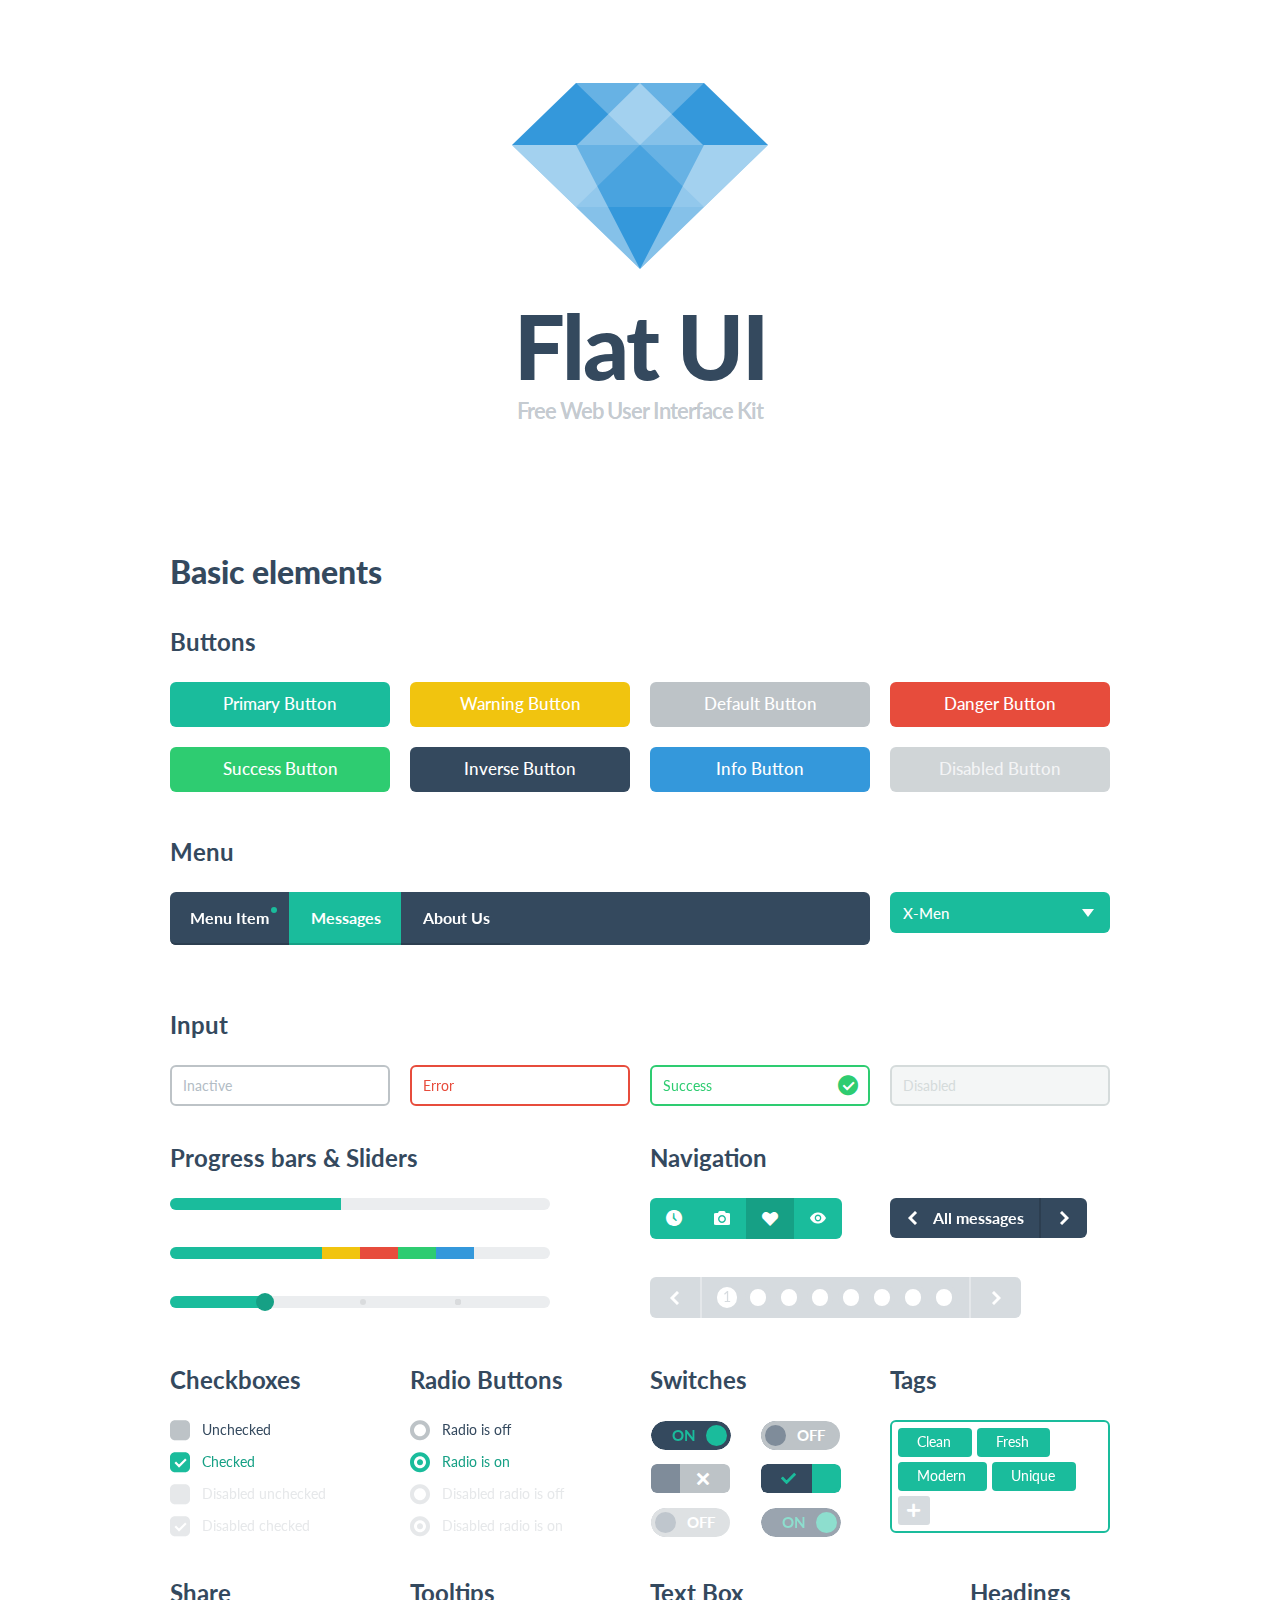
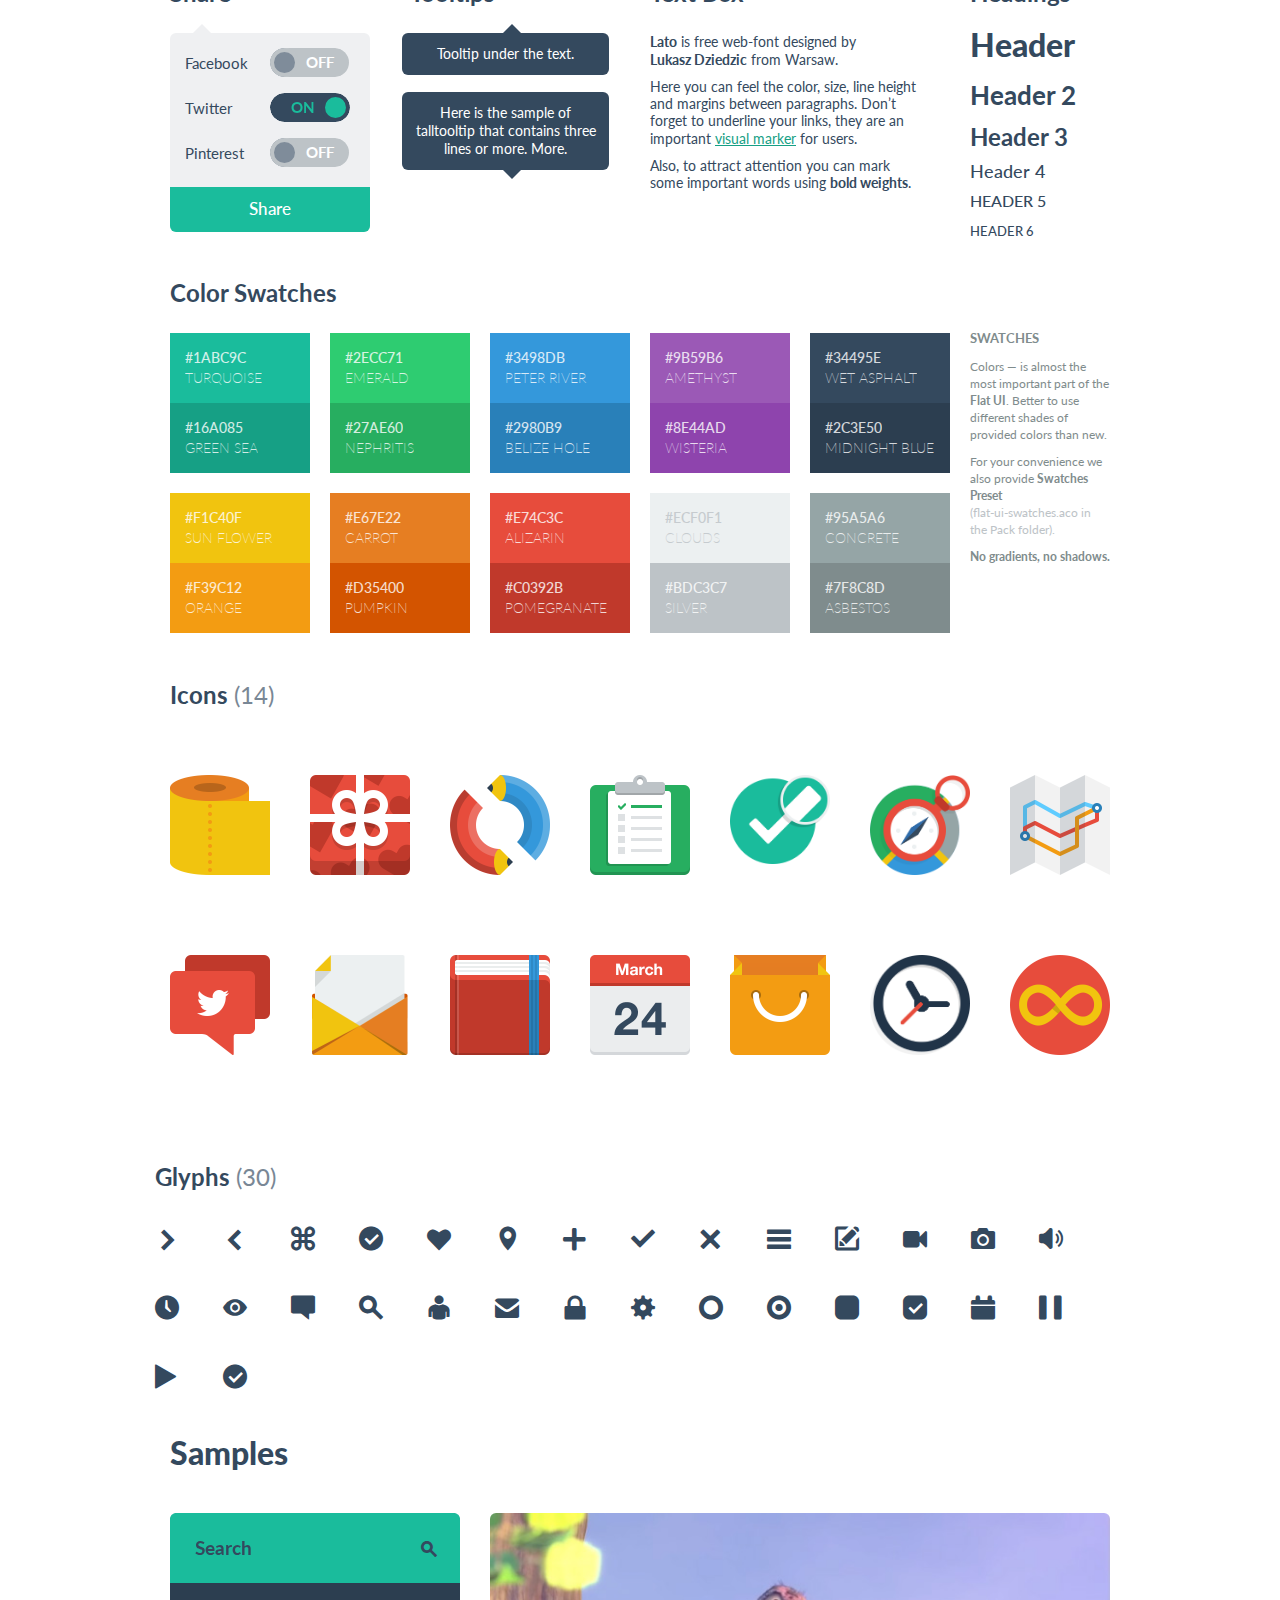
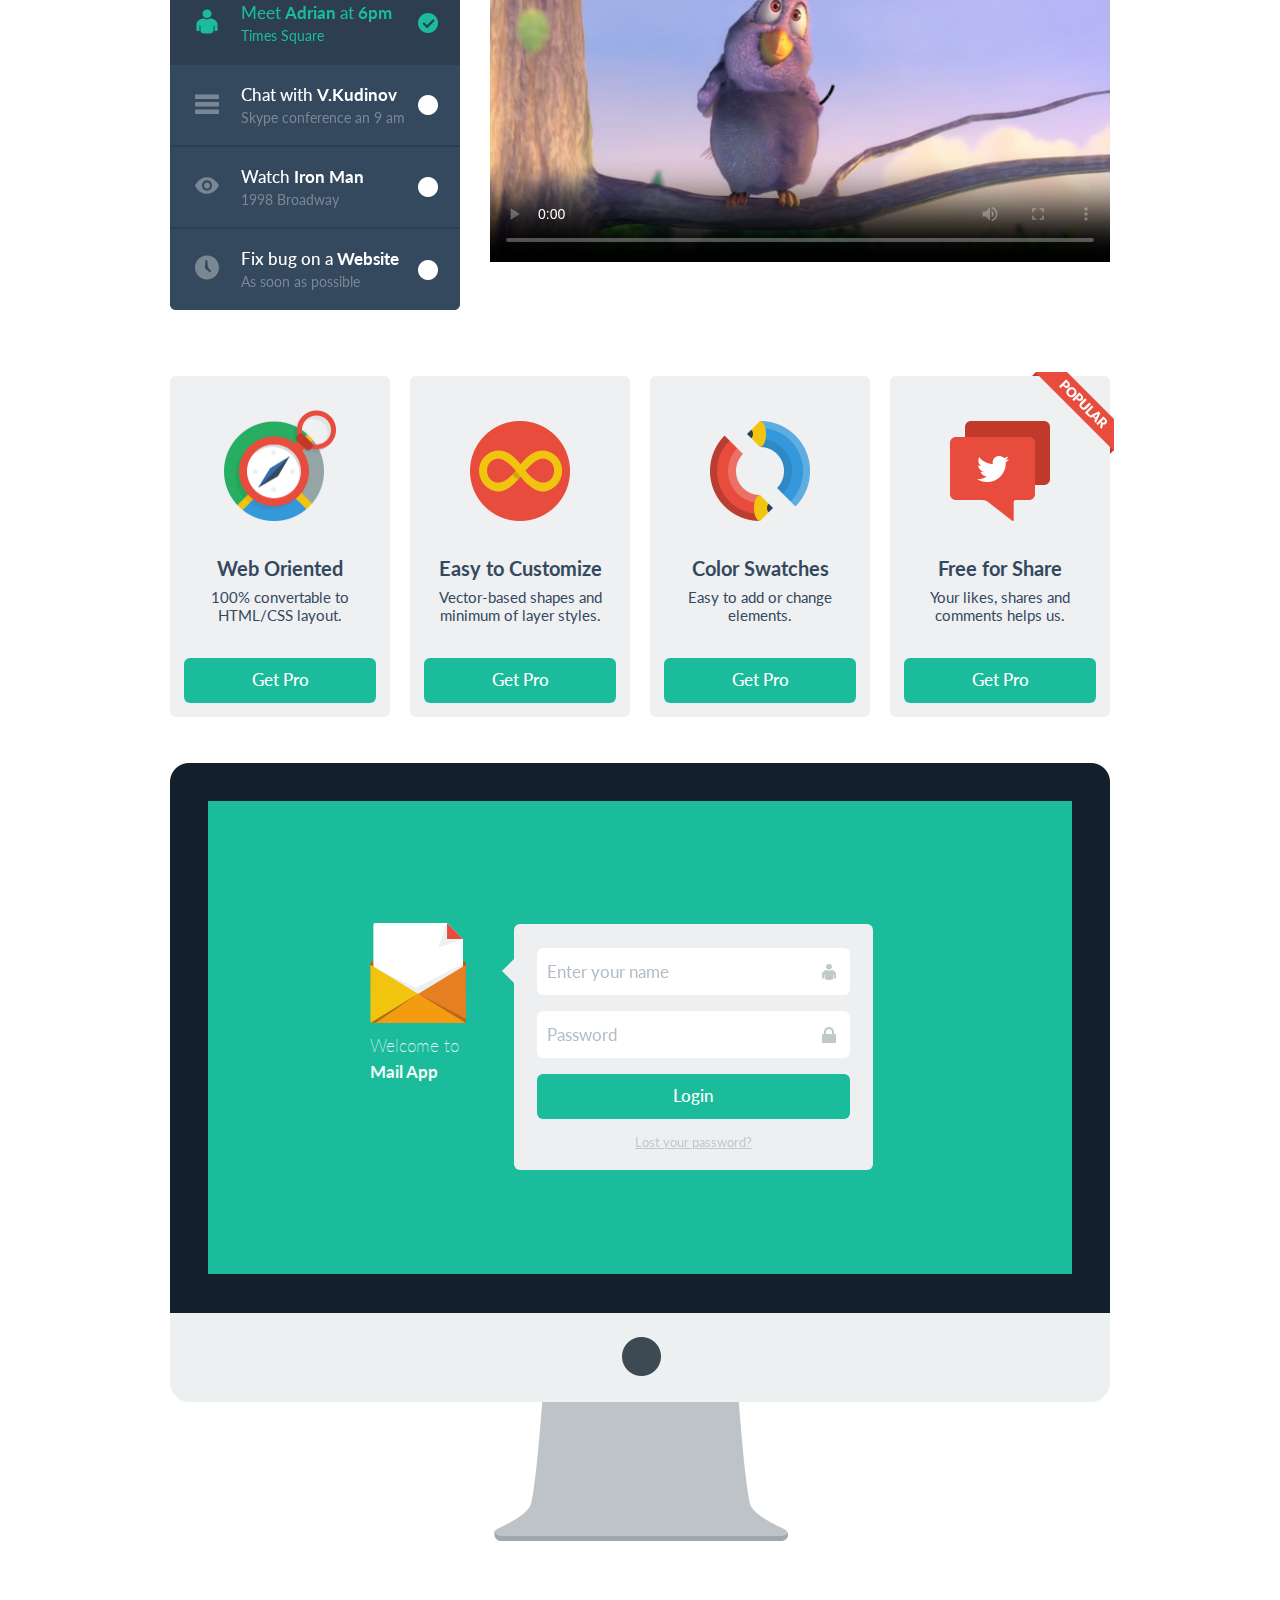
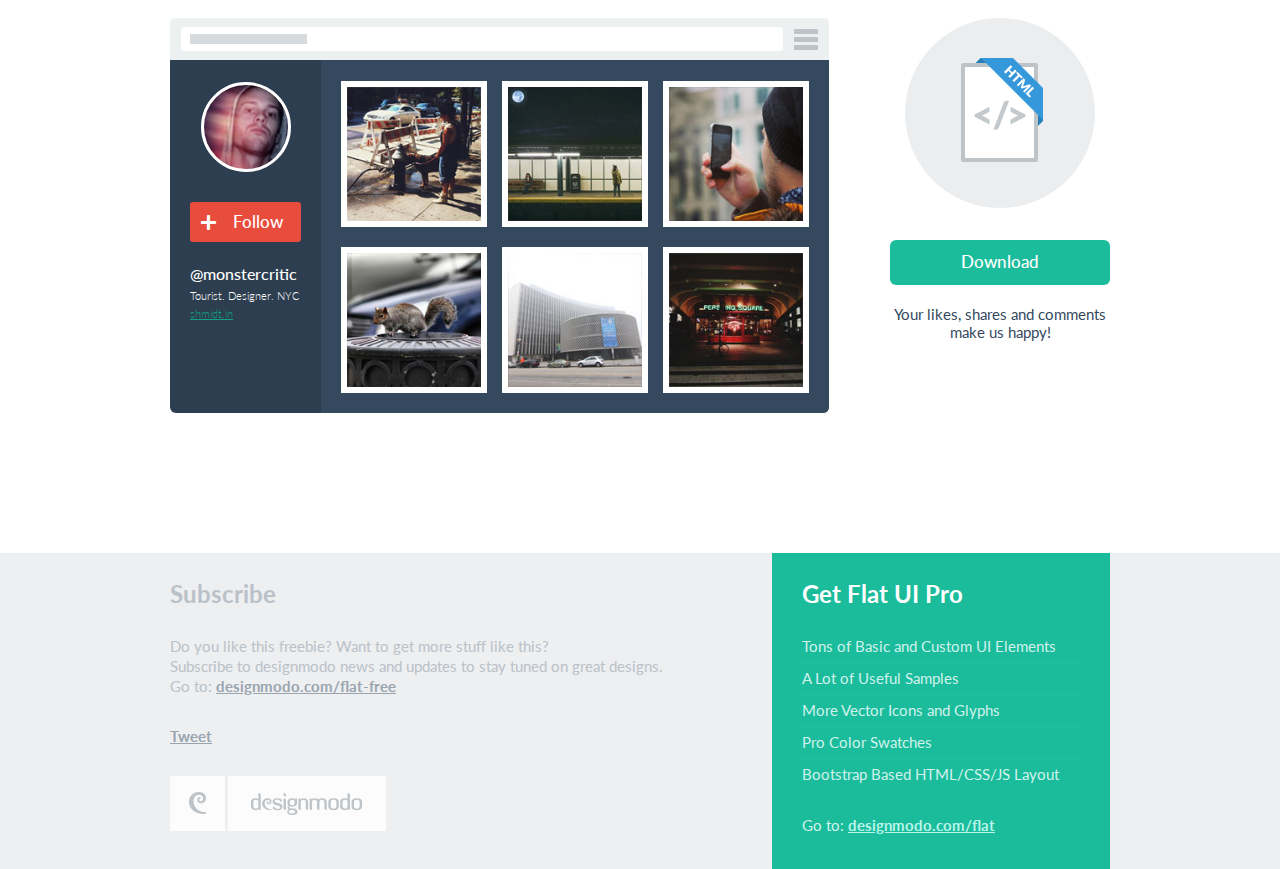
<file: public/lib/Flat-UI-master/index.html>
<!DOCTYPE html>
<html lang="en">
  <head>
    <meta charset="utf-8">
    <title>Flat UI Kit - HTML/PSD Design Framework</title>
    <meta name="viewport" content="width=device-width, initial-scale=1.0">

    <!-- Loading Bootstrap -->
    <link href="bootstrap/css/bootstrap.css" rel="stylesheet">

    <!-- Loading Flat UI -->
    <link href="css/flat-ui.css" rel="stylesheet">

    <link rel="shortcut icon" href="images/favicon.ico">

    <!-- HTML5 shim, for IE6-8 support of HTML5 elements. All other JS at the end of file. -->
    <!--[if lt IE 9]>
      <script src="js/html5shiv.js"></script>
    <![endif]-->
  </head>
  <body>
    <div class="container">
      <div class="demo-headline">
        <h1 class="demo-logo">
          <div class="logo"></div>
          Flat UI
          <small>Free Web User Interface Kit</small>
        </h1>
      </div> <!-- /demo-headline -->

      <h1>Basic elements</h1>
      <h3 class="demo-panel-title">Buttons</h3>

      <div class="row demo-row">
        <div class="span3">
          <a href="#fakelink" class="btn btn-large btn-block btn-primary">Primary Button</a>
        </div>
        <div class="span3">
          <a href="#fakelink" class="btn btn-large btn-block btn-warning">Warning Button</a>
        </div>
        <div class="span3">
          <a href="#fakelink" class="btn btn-block btn-large">Default Button</a>
        </div>
        <div class="span3">
          <a href="#fakelink" class="btn btn-large btn-block btn-danger">Danger Button</a>
        </div>
      </div> <!-- /row -->

      <div class="row demo-row">
        <div class="span3">
          <a href="#fakelink" class="btn btn-large btn-block btn-success">Success Button</a>
        </div>
        <div class="span3">
          <a href="#fakelink" class="btn btn-large btn-block btn-inverse">Inverse Button</a>
        </div>
        <div class="span3">
          <a href="#fakelink" class="btn btn-large btn-block btn-info">Info Button</a>
        </div>
        <div class="span3">
          <a href="#fakelink" class="btn btn-large btn-block disabled">Disabled Button</a>
        </div>
      </div> <!-- /row -->

      <h3 class="demo-panel-title">Menu</h3>
      <div class="row demo-row">
        <div class="span9">
          <div class="navbar navbar-inverse">
            <div class="navbar-inner">
              <div class="container">
                <button type="button" class="btn btn-navbar" data-toggle="collapse" data-target="#nav-collapse-01"></button>
                <div class="nav-collapse collapse" id="nav-collapse-01">
                  <ul class="nav">
                    <li>
                      <a href="#fakelink">
                        Menu Item
                        <span class="navbar-unread">1</span>
                      </a>
                    </li>
                    <li class="active">
                      <a href="#fakelink">
                        Messages
                        <span class="navbar-unread">1</span>
                      </a>
                      <ul>
                        <li><a href="#fakelink">Element One</a></li>
                        <li>
                          <a href="#fakelink">Sub menu</a>
                          <ul>
                            <li><a href="#fakelink">Element One</a></li>
                            <li><a href="#fakelink">Element Two</a></li>
                            <li><a href="#fakelink">Element Three</a></li>
                          </ul> <!-- /Sub menu -->
                        </li>
                        <li><a href="#fakelink">Element Three</a></li>
                      </ul> <!-- /Sub menu -->
                    </li>
                    <li>
                      <a href="#fakelink">
                        About Us
                      </a>
                    </li>
                  </ul>
                </div><!--/.nav -->
              </div>
            </div>
          </div>
        </div>
        <div class="span3">
          <select name="herolist" value="X-Men" class="select-block span3">
            <option value="0">Choose hero</option>
            <option value="1">Spider Man</option>
            <option value="2">Wolverine</option>
            <option value="3">Captain America</option>
            <option value="X-Men" selected="selected">X-Men</option>
            <option value="Crocodile">Crocodile</option>
          </select>
        </div>
      </div> <!-- /row -->

      <h3 class="demo-panel-title">Input</h3>
      <div class="row">
        <div class="span3">
          <input type="text" value="" placeholder="Inactive" class="span3" />
        </div>
        <div class="span3">
          <div class="control-group error">
            <input type="text" value="Error" class="span3" />
          </div>
        </div>
        <div class="span3">
          <div class="control-group success">
            <input type="text" value="Success" class="span3" />
            <i class="input-icon fui-check-inverted"></i>
          </div>
        </div>
        <div class="span3">
          <input type="text" value="Disabled" disabled="disabled" class="span3" />
        </div>
      </div> <!-- /row -->

      <div class="row">
        <div class="span5">
          <h3 class="demo-panel-title">Progress bars &amp; Sliders</h3>
          <div class="progress">
            <div class="bar" style="width: 45%;"></div>
          </div>
          <br/>
          <div class="progress">
            <div class="bar" style="width: 40%;"></div>
            <div class="bar bar-warning" style="width: 10%;"></div>
            <div class="bar bar-danger" style="width: 10%;"></div>
            <div class="bar bar-success" style="width: 10%;"></div>
            <div class="bar bar-info" style="width: 10%;"></div>
          </div>
          <br/>
          <div id="slider" class="ui-slider">
            <div class="ui-slider-segment"></div>
            <div class="ui-slider-segment"></div>
            <div class="ui-slider-segment"></div>
          </div>
        </div> <!-- /sliders -->

        <div class="span6 offset1">
          <h3 class="demo-panel-title">Navigation</h3>
          <div class="row demo-navigation">
            <div class="span3">
              <div class="btn-toolbar">
                <div class="btn-group">
                  <a class="btn btn-primary" href="#fakelink"><i class="fui-time"></i></a>
                  <a class="btn btn-primary" href="#fakelink"><i class="fui-photo"></i></a>
                  <a class="btn btn-primary active" href="#fakelink"><i class="fui-heart"></i></a>
                  <a class="btn btn-primary" href="#fakelink"><i class="fui-eye"></i></a>
                </div>
              </div> <!-- /toolbar -->
            </div>
            <div class="span3 demo-pager">
              <ul class="pager">
                <li class="previous">
                  <a href="#fakelink">
                    <i class="fui-arrow-left"></i>
                    <span>All messages</span>
                  </a>
                </li>
                <li class="next">
                  <a href="#fakelink">
                    <i class="fui-arrow-right"></i>
                  </a>
                </li>
              </ul> <!-- /pager -->
            </div>
          </div> <!-- /demo-navigation -->

          <div class="pagination">
            <ul>
              <li class="previous"><a href="#fakelink" class="fui-arrow-left"></a></li>
              <li class="active"><a href="#fakelink">1</a></li>
              <li><a href="#fakelink">2</a></li>
              <li><a href="#fakelink">3</a></li>
              <li><a href="#fakelink">4</a></li>
              <li><a href="#fakelink">5</a></li>
              <li><a href="#fakelink">6</a></li>
              <li><a href="#fakelink">7</a></li>
              <li><a href="#fakelink">8</a></li>
              <li class="next"><a href="#fakelink" class="fui-arrow-right"></a></li>
            </ul>
          </div> <!-- /pagination -->
        </div> <!-- /navigation -->
      </div> <!-- /row -->

      <div class="row">
        <div class="span3">
          <h3 class="demo-panel-title">Checkboxes</h3>
          <label class="checkbox" for="checkbox1">
            <input type="checkbox" value="" id="checkbox1" data-toggle="checkbox">
            Unchecked
          </label>
          <label class="checkbox" for="checkbox2">
            <input type="checkbox" checked="checked" value="" id="checkbox2" data-toggle="checkbox" checked="">
            Checked
          </label>
          <label class="checkbox" for="checkbox3">
            <input type="checkbox" value="" id="checkbox3" data-toggle="checkbox" disabled="">
            Disabled unchecked
          </label>
          <label class="checkbox" for="checkbox4">
            <input type="checkbox" checked="checked" value="" id="checkbox4" data-toggle="checkbox" disabled="" checked="">
            Disabled checked
          </label>
        </div> <!-- /checkboxes span3 -->

        <div class="span3">
          <h3 class="demo-panel-title">Radio Buttons</h3>
          <label class="radio">
            <input type="radio" name="optionsRadios" id="optionsRadios1" value="option1" data-toggle="radio">
            Radio is off
          </label>
          <label class="radio">
            <input type="radio" name="optionsRadios" id="optionsRadios2" value="option1" data-toggle="radio" checked="">
            Radio is on
          </label>

          <label class="radio">
            <input type="radio" name="optionsRadiosDisabled" id="optionsRadios3" value="option2" data-toggle="radio" disabled="">
            Disabled radio is off
          </label>
          <label class="radio">
            <input type="radio" name="optionsRadiosDisabled" id="optionsRadios4" value="option2" data-toggle="radio" checked="" disabled="">
            Disabled radio is on
          </label>
        </div> <!-- /radios span3 -->

        <div class="span3">
          <h3 class="demo-panel-title">Switches</h3>

          <table width="100%">
            <tr>
              <td width="50%" class="pbm">
                <input type="checkbox" checked="" data-toggle="switch" />
              </td>

              <td class="pbm">
                <input type="checkbox" data-toggle="switch" />
              </td>
            </tr>
            <tr>
              <td class="pbm">
                <div class="switch switch-square"
                  data-on-label="<i class='fui-check'></i>"
                  data-off-label="<i class='fui-cross'></i>">
                  <input type="checkbox" />
                </div>
              </td>

              <td class="pbm">
                <div class="switch switch-square"
                  data-on-label="<i class='fui-check'></i>"
                  data-off-label="<i class='fui-cross'></i>">
                  <input type="checkbox" checked="" />
                </div>
              </td>
            </tr>
            <tr>
              <td>
                <input type="checkbox" disabled data-toggle="switch" />
              </td>

              <td>
                <input type="checkbox" checked disabled data-toggle="switch" />
              </td>
            </tr>
          </table>
        </div> <!-- /toggles span3 -->

        <div class="span3">
          <h3 class="demo-panel-title">Tags</h3>
          <input name="tagsinput" id="tagsinput" class="tagsinput" value="Clean,Fresh,Modern,Unique" />
        </div>
      </div> <!-- /row -->

      <div class="row">
        <div class="span3">
          <h3 class="demo-panel-title">Share</h3>
          <div class="share mrl">
            <ul>
              <li>
                <label class="share-label" for="share-toggle2">Facebook</label>
                <input type="checkbox" data-toggle="switch" />
              </li>
              <li>
                <label class="share-label" for="share-toggle4">Twitter</label>
                <input type="checkbox" checked="" data-toggle="switch" />
              </li>
              <li>
                <label class="share-label" for="share-toggle6">Pinterest</label>
                <input type="checkbox" data-toggle="switch" />
              </li>
            </ul>
            <a href="#" class="btn btn-primary btn-block btn-large">Share</a>
          </div> <!-- /share -->
        </div>

        <div class="span3">
          <div class="demo-tooltips">
            <h3 class="demo-panel-title">Tooltips</h3>
            <p align="center" data-toggle="tooltip" data-placement="bottom" title="Tooltip under the text."></p>
            <p align="center" data-toggle="tooltip" title="Here is the sample of talltooltip that contains three lines or more. More."></p>
          </div>
        </div> <!-- /span3 with tooltips -->

        <div class="span4">
          <div class="demo-text-box prl">
            <h3 class="demo-panel-title">Text Box</h3>
            <p><strong>Lato</strong> is free web-font designed by <strong>Lukasz&nbsp;Dziedzic</strong> from Warsaw.</p>
            <p>Here you can feel the color, size, line height and margins between paragraphs. Don’t forget to underline 
              your links, they are an important <a href="#">visual marker</a> for users.</p>
            <p>Also, to attract attention you can mark some&nbsp;important words using <strong>bold weights</strong>.</p>
          </div>
        </div> <!-- /text box -->

        <div class="span2">
          <h3 class="demo-panel-title demo-headings">Headings</h3>
          <h1>Header</h1>
          <h2>Header 2</h2>
          <h3>Header 3</h3>
          <h4>Header 4</h4>
          <h5>Header 5</h5>
          <h6>Header 6</h6>
        </div> <!-- /headings -->
      </div> <!-- /row -->

      <div class="row">
        <div class="span10">
          <h3 class="demo-panel-title">Color Swatches</h3>
          <div class="row mbl">
            <div class="span2">
              <dl class="palette palette-turquoise">
                <dt>#1abc9c</dt>
                <dd>Turquoise</dd>
              </dl>
              <dl class="palette palette-green-sea">
                <dt>#16a085</dt>
                <dd>Green sea</dd>
              </dl>
            </div>

            <div class="span2">
              <dl class="palette palette-emerald">
                <dt>#2ecc71</dt>
                <dd>Emerald</dd>
              </dl>
              <dl class="palette palette-nephritis">
                <dt>#27ae60</dt>
                <dd>Nephritis</dd>
              </dl>
            </div>

            <div class="span2">
              <dl class="palette palette-peter-river">
                <dt>#3498db</dt>
                <dd>Peter river</dd>
              </dl>
              <dl class="palette palette-belize-hole">
                <dt>#2980b9</dt>
                <dd>Belize hole</dd>
              </dl>
            </div>

            <div class="span2">
              <dl class="palette palette-amethyst">
                <dt>#9b59b6</dt>
                <dd>Amethyst</dd>
              </dl>
              <dl class="palette palette-wisteria">
                <dt>#8e44ad</dt>
                <dd>Wisteria</dd>
              </dl>
            </div>

            <div class="span2">
              <dl class="palette palette-wet-asphalt">
                <dt>#34495e</dt>
                <dd>Wet asphalt</dd>
              </dl>
              <dl class="palette palette-midnight-blue">
                <dt>#2c3e50</dt>
                <dd>Midnight blue</dd>
              </dl>
            </div>
          </div> <!-- /color swatches -->

          <div class="row mbl">
            <div class="span2">
              <dl class="palette palette-sun-flower">
                <dt>#f1c40f</dt>
                <dd>Sun flower</dd>
              </dl>
              <dl class="palette palette-orange">
                <dt>#f39c12</dt>
                <dd>Orange</dd>
              </dl>
            </div>

            <div class="span2">
              <dl class="palette palette-carrot">
                <dt>#e67e22</dt>
                <dd>Carrot</dd>
              </dl>
              <dl class="palette palette-pumpkin">
                <dt>#d35400</dt>
                <dd>Pumpkin</dd>
              </dl>
            </div>

            <div class="span2">
              <dl class="palette palette-alizarin">
                <dt>#e74c3c</dt>
                <dd>Alizarin</dd>
              </dl>
              <dl class="palette palette-pomegranate">
                <dt>#c0392b</dt>
                <dd>Pomegranate</dd>
              </dl>
            </div>

            <div class="span2">
              <dl class="palette palette-clouds">
                <dt>#ecf0f1</dt>
                <dd>Clouds</dd>
              </dl>
              <dl class="palette palette-silver">
                <dt>#bdc3c7</dt>
                <dd>Silver</dd>
              </dl>
            </div>

            <div class="span2">
              <dl class="palette palette-concrete">
                <dt>#95a5a6</dt>
                <dd>Concrete</dd>
              </dl>
              <dl class="palette palette-asbestos">
                <dt>#7f8c8d</dt>
                <dd>Asbestos</dd>
              </dl>
            </div>
          </div> <!-- /color swatches -->
        </div>

        <div class="span2">
          <h3 class="demo-panel-title">&nbsp;</h3>
          <h6 class="palette-headline">SWATCHES</h6>
          <p class="palette-paragraph">
            Colors &mdash; is almost the most important part of the <strong>Flat UI</strong>. Better to use different shades of provided colors than new.
          </p>
          <p class="palette-paragraph">
            For your convenience we also provide <strong>Swatches Preset</strong> <span>(flat&#8209;ui&#8209;swatches.aco in the Pack folder).</span>
          </p>
          <p class="palette-paragraph">
            <strong>No gradients, no shadows.</strong>
          </p>
        </div> <!-- /swatches desc -->
      </div> <!-- /swatches row -->

      <h3 class="demo-panel-title">Icons <small>(14)</small></h3>
      <div class="demo-illustrations">
        <div class="demo-content">
          <div><img src="images/icons/Toilet-Paper@2x.png" alt="Toilet-Paper"></div>          
          <div><img src="images/icons/Gift-Box@2x.png" alt="Gift-Box"></div>
          <div><img src="images/icons/Pensils@2x.png" alt="Pensils"></div>
          <div><img src="images/icons/Clipboard@2x.png" alt="Clipboard"></div>
          <div><img src="images/icons/Retina-Ready@2x.png" alt="Retina-Ready"></div>
          <div><img src="images/icons/Compas@2x.png" alt="Compas"></div>
          <div><img src="images/icons/Map@2x.png" alt="Map"></div>
          <div><img src="images/icons/Chat@2x.png" alt="Chat"></div>
          <div><img src="images/icons/Mail@2x.png" alt="Mail"></div>
          <div><img src="images/icons/Book@2x.png" alt="Book"></div>
          <div><img src="images/icons/Calendar@2x.png" alt="Calendar"></div>
          <div><img src="images/icons/Pocket@2x.png" alt="Pocket"></div>
          <div><img src="images/icons/Watches@2x.png" alt="Watches"></div>
          <div><img src="images/icons/Infinity-Loop@2x.png" alt="Infinity-Loop"></div>
        </div>
      </div>

      <div class="demo-icons">
        <h3 class="demo-panel-title">Glyphs <small>(30)</small></h3>
        <div class="demo-content">
          <span class="fui-arrow-right"></span>
          <span class="fui-arrow-left"></span>
          <span class="fui-cmd"></span>
          <span class="fui-check-inverted"></span>
          <span class="fui-heart"></span>
          <span class="fui-location"></span>
          <span class="fui-plus"></span>
          <span class="fui-check"></span>
          <span class="fui-cross"></span>
          <span class="fui-list"></span>
          <span class="fui-new"></span>
          <span class="fui-video"></span>
          <span class="fui-photo"></span>
          <span class="fui-volume"></span>
          <span class="fui-time"></span>
          <span class="fui-eye"></span>
          <span class="fui-chat"></span>
          <span class="fui-search"></span>
          <span class="fui-user"></span>
          <span class="fui-mail"></span>
          <span class="fui-lock"></span>
          <span class="fui-gear"></span>
          <span class="fui-radio-unchecked"></span>
          <span class="fui-radio-checked"></span>
          <span class="fui-checkbox-unchecked"></span>
          <span class="fui-checkbox-checked"></span>
          <span class="fui-calendar-solid"></span>
          <span class="fui-pause"></span>
          <span class="fui-play"></span>
          <span class="fui-check-inverted-2"></span>
        </div>
      </div> <!-- /icon font row -->

      <h1 class="mbl pbl">Samples</h1>
      <div class="row demo-samples">
        <div class="span4">
          <div class="todo mrm">
            <div class="todo-search">
              <input class="todo-search-field" type="search" value="" placeholder="Search" />
            </div>
            <ul>
              <li class="todo-done">
                <div class="todo-icon fui-user"></div>
                <div class="todo-content">
                  <h4 class="todo-name">
                    Meet <strong>Adrian</strong> at <strong>6pm</strong>
                  </h4>
                  Times Square
                </div>
              </li>

              <li>
                <div class="todo-icon fui-list"></div>
                <div class="todo-content">
                  <h4 class="todo-name">
                    Chat with <strong>V.Kudinov</strong>
                  </h4>
                  Skype conference an 9 am
                </div>
              </li>

              <li>
                <div class="todo-icon fui-eye"></div>
                <div class="todo-content">
                  <h4 class="todo-name">
                    Watch <strong>Iron Man</strong>
                  </h4>
                  1998 Broadway
                </div>
              </li>

              <li>
                <div class="todo-icon fui-time"></div>
                <div class="todo-content">
                  <h4 class="todo-name">
                    Fix bug on a <strong>Website</strong>
                  </h4>
                  As soon as possible
                </div>
              </li>
            </ul>
          </div>
        </div> <!-- /todo list -->

        <div class="span8 demo-video">
          <!--[if !IE]> -->
            <video class="video-js" controls
              preload="auto" width="620" height="349" poster="images/video/poster.jpg" data-setup="{}">
              <source src="http://iurevych.github.com/Flat-UI-videos/big_buck_bunny.mp4" type="video/mp4">
              <source src="http://iurevych.github.com/Flat-UI-videos/big_buck_bunny.webm" type="video/webm">
            </video>
          <!-- <![endif]-->

          <!--[if IE]>
            <video class="video-js" controls
              preload="auto" width="620" height="256" poster="http://video-js.zencoder.com/oceans-clip.jpg" data-setup="{}">
              <source src="http://video-js.zencoder.com/oceans-clip.mp4" type='video/mp4'/>
              <source src="http://video-js.zencoder.com/oceans-clip.webm" type='video/webm'/>
            </video>
          <![endif]-->
        </div> <!-- /video -->
      </div>

      <div class="row demo-tiles">
        <div class="span3">
          <div class="tile">
            <img src="images/icons/Compas@2x.png" alt="Compas@2x" class="tile-image big-illustration">
            <h3 class="tile-title">Web Oriented</h3>
            <p>100% convertable to HTML/CSS layout.</p>
            <a class="btn btn-primary btn-large btn-block" href="http://designmodo.com/flat">Get Pro</a>
          </div>
        </div>

        <div class="span3">
          <div class="tile">
            <img src="images/icons/Infinity-Loop@2x.png" alt="Infinity-Loop@2x" class="tile-image">
            <h3 class="tile-title">Easy to Customize</h3>
            <p>Vector-based shapes and minimum of layer styles.</p>
            <a class="btn btn-primary btn-large btn-block" href="http://designmodo.com/flat">Get Pro</a>
          </div>
        </div>

        <div class="span3">
          <div class="tile">
            <img src="images/icons/Pensils@2x.png" alt="Pensils@2x" class="tile-image">
            <h3 class="tile-title">Color Swatches</h3>
            <p>Easy to add or change elements. </p>
            <a class="btn btn-primary btn-large btn-block" href="http://designmodo.com/flat">Get Pro</a>
          </div>
        </div>

        <div class="span3">
          <div class="tile tile-hot">
            <img src="images/icons/Chat@2x.png" alt="Chat@2x" class="tile-image">
            <h3 class="tile-title">Free for Share</h3>
            <p>Your likes, shares and comments helps us.</p>
            <a class="btn btn-primary btn-large btn-block" href="http://designmodo.com/flat">Get Pro</a>
          </div>

        </div>
      </div> <!-- /tiles -->

      <div class="login">
        <div class="login-screen">
          <div class="login-icon">
            <img src="images/login/icon.png" alt="Welcome to Mail App" />
            <h4>Welcome to <small>Mail App</small></h4>
          </div>

          <div class="login-form">
            <div class="control-group">
              <input type="text" class="login-field" value="" placeholder="Enter your name" id="login-name" />
              <label class="login-field-icon fui-user" for="login-name"></label>
            </div>

            <div class="control-group">
              <input type="password" class="login-field" value="" placeholder="Password" id="login-pass" />
              <label class="login-field-icon fui-lock" for="login-pass"></label>
            </div>

            <a class="btn btn-primary btn-large btn-block" href="#">Login</a>
            <a class="login-link" href="#">Lost your password?</a>
          </div>
        </div>
      </div>

      <div class="row">
        <div class="span9">
          <div class="demo-browser">
            <div class="demo-browser-side">
              <div class="demo-browser-author"></div>
              <div class="demo-browser-action">
                <a class="btn btn-danger btn-large btn-block" href="http://twitter.com/monstercritic" target="_blank">
                  Follow
                </a>
              </div>
              <h5>@monstercritic</h5>
              <h6>
                Tourist. Designer. NYC
                <a href="http://shmidt.in" target="_blank">shmidt.in</a>
              </h6>
            </div>
            <div class="demo-browser-content">
              <img src="images/demo/browser-pic-1.jpg" alt="" />
              <img src="images/demo/browser-pic-2.jpg" alt="" />
              <img src="images/demo/browser-pic-3.jpg" alt="" />
              <img src="images/demo/browser-pic-4.jpg" alt="" />
              <img src="images/demo/browser-pic-5.jpg" alt="" />
              <img src="images/demo/browser-pic-6.jpg" alt="" />
            </div>
          </div>
        </div>

        <div class="span3">
          <div class="demo-download">
            <img src="images/demo/html-icon.png" src="Free PSD" />
          </div>

          <a href="https://github.com/designmodo/Flat-UI/archive/master.zip" class="btn btn-primary btn-large btn-block">Download</a>

          <p class="demo-download-text">Your likes, shares and comments make us happy!</p>
        </div>
      </div> <!-- /download area -->

    </div> <!-- /container -->

    <footer>
      <div class="container">
        <div class="row">
          <div class="span7">
            <h3 class="footer-title">Subscribe</h3>
            <p>Do you like this freebie? Want to get more stuff like this?<br/>
              Subscribe to designmodo news and updates to stay tuned on great designs.<br/>
              Go to: <a href="http://designmodo.com/flat-free" target="_blank">designmodo.com/flat-free</a>
            </p>

            <p class="pvl">
              <a href="https://twitter.com/share" class="twitter-share-button" data-url="http://designmodo.com/flat-free/" data-text="Flat UI Free - PSD&amp;HTML User Interface Kit" data-via="designmodo" data-size="large">Tweet</a>
              <script>!function(d,s,id){var js,fjs=d.getElementsByTagName(s)[0];if(!d.getElementById(id)){js=d.createElement(s);js.id=id;js.src="//platform.twitter.com/widgets.js";fjs.parentNode.insertBefore(js,fjs);}}(document,"script","twitter-wjs");</script>
            </p>

            <a class="footer-brand" href="http://designmodo.com" target="_blank">
              <img src="images/footer/logo.png" alt="Designmodo.com" />
            </a>
          </div> <!-- /span8 -->

          <div class="span5">
            <div class="footer-banner">
              <h3 class="footer-title">Get Flat UI Pro</h3>
              <ul>
                <li>Tons of Basic and Custom UI Elements</li>
                <li>A Lot of Useful Samples</li>
                <li>More Vector Icons and Glyphs</li>
                <li>Pro Color Swatches</li>
                <li>Bootstrap Based HTML/CSS/JS Layout</li>
              </ul>
              Go to: <a href="http://designmodo.com/flat" target="_blank">designmodo.com/flat</a>
            </div>
          </div>
        </div>
      </div>
    </footer>
    
    <!-- Load JS here for greater good =============================-->
    <script src="js/jquery-1.8.3.min.js"></script>
    <script src="js/jquery-ui-1.10.3.custom.min.js"></script>
    <script src="js/jquery.ui.touch-punch.min.js"></script>
    <script src="js/bootstrap.min.js"></script>
    <script src="js/bootstrap-select.js"></script>
    <script src="js/bootstrap-switch.js"></script>
    <script src="js/flatui-checkbox.js"></script>
    <script src="js/flatui-radio.js"></script>
    <script src="js/jquery.tagsinput.js"></script>
    <script src="js/jquery.placeholder.js"></script>
    <script src="js/jquery.stacktable.js"></script>
    <script src="http://vjs.zencdn.net/c/video.js"></script>
    <script src="js/application.js"></script>
  </body>
</html>
</file>
<file: public/lib/Flat-UI-master/css/flat-ui.css>
@import url("https://fonts.googleapis.com/css?family=Lato:400,700,700italic,900,400italic,300");
@font-face {
  font-family: 'Flat-UI-Icons';
  src: url('../fonts/Flat-UI-Icons.eot');
  src: url('../fonts/Flat-UI-Icons.eot?#iefix') format('embedded-opentype'), url('../fonts/Flat-UI-Icons.woff') format('woff'), url('../fonts/Flat-UI-Icons.ttf') format('truetype'), url('../fonts/Flat-UI-Icons.svg#Flat-UI-Icons') format('svg');
  font-weight: normal;
  font-style: normal;
}
/* Use the following CSS code if you want to use data attributes for inserting your icons */
[data-icon]:before {
  font-family: 'Flat-UI-Icons';
  content: attr(data-icon);
  speak: none;
  font-weight: normal;
  font-variant: normal;
  text-transform: none;
  -webkit-font-smoothing: antialiased;
}
/* Use the following CSS code if you want to have a class per icon */
/*
Instead of a list of all class selectors,
you can use the generic selector below, but it's slower:
[class*="fui-"] {
*/
.fui-arrow-right,
.fui-arrow-left,
.fui-cmd,
.fui-check-inverted,
.fui-heart,
.fui-location,
.fui-plus,
.fui-check,
.fui-cross,
.fui-list,
.fui-new,
.fui-video,
.fui-photo,
.fui-volume,
.fui-time,
.fui-eye,
.fui-chat,
.fui-search,
.fui-user,
.fui-mail,
.fui-lock,
.fui-gear,
.fui-radio-unchecked,
.fui-radio-checked,
.fui-checkbox-unchecked,
.fui-checkbox-checked,
.fui-calendar-solid,
.fui-pause,
.fui-play,
.fui-check-inverted-2 {
  display: inline-block;
  font-family: 'Flat-UI-Icons';
  speak: none;
  font-style: normal;
  font-weight: normal;
  font-variant: normal;
  text-transform: none;
  -webkit-font-smoothing: antialiased;
}
.fui-arrow-right:before {
  content: "\e02c";
}
.fui-arrow-left:before {
  content: "\e02d";
}
.fui-cmd:before {
  content: "\e02f";
}
.fui-check-inverted:before {
  content: "\e006";
}
.fui-heart:before {
  content: "\e007";
}
.fui-location:before {
  content: "\e008";
}
.fui-plus:before {
  content: "\e009";
}
.fui-check:before {
  content: "\e00a";
}
.fui-cross:before {
  content: "\e00b";
}
.fui-list:before {
  content: "\e00c";
}
.fui-new:before {
  content: "\e00d";
}
.fui-video:before {
  content: "\e00e";
}
.fui-photo:before {
  content: "\e00f";
}
.fui-volume:before {
  content: "\e010";
}
.fui-time:before {
  content: "\e011";
}
.fui-eye:before {
  content: "\e012";
}
.fui-chat:before {
  content: "\e013";
}
.fui-search:before {
  content: "\e01c";
}
.fui-user:before {
  content: "\e01d";
}
.fui-mail:before {
  content: "\e01e";
}
.fui-lock:before {
  content: "\e01f";
}
.fui-gear:before {
  content: "\e024";
}
.fui-radio-unchecked:before {
  content: "\e02b";
}
.fui-radio-checked:before {
  content: "\e032";
}
.fui-checkbox-unchecked:before {
  content: "\e033";
}
.fui-checkbox-checked:before {
  content: "\e034";
}
.fui-calendar-solid:before {
  content: "\e022";
}
.fui-pause:before {
  content: "\e03b";
}
.fui-play:before {
  content: "\e03c";
}
.fui-check-inverted-2:before {
  content: "\e000";
}
/* 62px */
/* 52px */
/* 40px */
/* 29px */
/* 28px */
/* 24px */
.inline-block {
  display: inline-block;
  zoom: 1;
  *display: inline;
}
.clearfix {
  *zoom: 1;
}
.clearfix:before,
.clearfix:after {
  display: table;
  content: "";
}
.clearfix:after {
  clear: both;
}
.drop-ie-gradient {
  filter: unquote("progid:DXImageTransform.Microsoft.gradient(enabled = false)");
}
.dropdown-arrow-inverse {
  border-bottom-color: #34495e !important;
  border-top-color: #34495e !important;
}
.demo-headline {
  padding: 73px 0 110px;
  text-align: center;
}
.demo-logo {
  font-size: 90px;
  font-weight: 900;
  letter-spacing: -2px;
  line-height: 100px;
}
.demo-logo .logo {
  background: url(../images/demo/logo-mask.png) center 0 no-repeat;
  background-size: 256px 186px;
  height: 186px;
  margin: 0 auto 26px;
  overflow: hidden;
  text-indent: -9999em;
  width: 256px;
}
.demo-logo small {
  color: rgba(52, 73, 94, 0.30000000000000004);
  display: block;
  font-size: 22px;
  font-weight: 700;
  letter-spacing: -1px;
  padding-top: 5px;
}
.demo-row {
  margin-bottom: 20px;
}
.demo-panel-title {
  margin-bottom: 20px;
  padding-top: 20px;
}
.demo-panel-title small {
  color: #798795;
  font-size: inherit;
  font-weight: 400;
}
.demo-navigation {
  margin-bottom: -4px;
  margin-top: -10px;
}
.demo-pager {
  margin-top: -10px;
}
.demo-tooltips {
  height: 126px;
}
.demo-tooltips .tooltip {
  left: -8px !important;
  position: relative !important;
  top: -8px !important;
}
.demo-headings {
  margin-bottom: 12px;
}
.demo-tiles {
  margin-bottom: 46px;
}
.demo-icons {
  font-size: 32px;
  margin-left: -15px;
}
.demo-icons .demo-content {
  margin: 0 0 0 -36px;
}
.demo-icons .demo-content > span {
  display: inline-block;
  margin: 0 0 32px 36px;
  width: 24px;
  font-size: 24px;
}
.demo-icons-tooltip {
  bottom: 0;
  color: #c2c8cf;
  font-size: 12px;
  left: 100%;
  margin-left: 0 !important;
  position: absolute;
  width: 80px;
}
.demo-illustrations {
  margin-top: 40px;
  *zoom: 1;
}
.demo-illustrations:before,
.demo-illustrations:after {
  display: table;
  content: "";
}
.demo-illustrations:after {
  clear: both;
}
.demo-illustrations .demo-content {
  margin: 0 0 0 -40px;
  padding-top: 20px;
}
.demo-illustrations .demo-content > div {
  float: left;
  width: 100px;
  height: 100px;
  margin: 0 0 80px 40px;
  text-align: center;
}
.demo-illustrations img {
  display: inline-block;
  max-height: 100px;
  max-width: 100px;
  vertical-align: baseline;
}
.demo-samples {
  margin-bottom: 46px;
}
.demo-video {
  padding-top: 95px;
  -webkit-border-radius: 6px;
  -moz-border-radius: 6px;
  border-radius: 6px;
}
.demo-download-section {
  float: none;
  margin: 0 auto;
  padding: 60px 0 90px 20px;
  text-align: center;
}
.demo-download-section [class*='fui-'] {
  margin: 3px 0 -3px;
}
.demo-download {
  background-color: #ebedef;
  height: 120px;
  margin: 0 auto 32px;
  padding: 40px 28px 30px 32px;
  text-align: center;
  width: 130px;
  -webkit-border-radius: 50%;
  -moz-border-radius: 50%;
  border-radius: 50%;
}
.demo-download img {
  height: 104px;
  width: 82px;
}
.demo-download-text {
  font-size: 15px;
  padding: 20px 0;
  text-align: center;
}
.demo-text-box a:hover {
  color: #1abc9c;
}
.demo-browser {
  background: #2c3e50 url(../images/demo/browser.png) 0 0 no-repeat;
  background-size: 659px 42px;
  color: #ffffff;
  margin: 0 41px 140px 0;
  padding-top: 42px;
  -webkit-border-radius: 0 0 6px 6px;
  -moz-border-radius: 0 0 6px 6px;
  border-radius: 0 0 6px 6px;
}
.demo-browser-side {
  float: left;
  padding: 22px 20px;
  width: 111px;
}
.demo-browser-side > h5 {
  margin-bottom: 3px;
  text-transform: none;
}
.demo-browser-side > h6 {
  font-size: 11px;
  font-weight: 300;
  line-height: 18px;
  margin-top: 3px;
  text-transform: none;
}
.demo-browser-author {
  background: url(../images/demo/browser-author.jpg) center center no-repeat;
  border: 3px solid #ffffff;
  display: block;
  height: 84px;
  margin: 0 auto;
  width: 84px;
  -webkit-border-radius: 50%;
  -moz-border-radius: 50%;
  border-radius: 50%;
}
.demo-browser-action {
  padding: 30px 0 12px;
}
.demo-browser-action > .btn {
  padding: 9px 0 10px 11px !important;
  text-align: left;
  -webkit-border-radius: 3px;
  -moz-border-radius: 3px;
  border-radius: 3px;
}
.demo-browser-action > .btn:before {
  color: #ffffff;
  content: '\e009';
  font-size: 16px;
  font-family: 'Flat-UI-Icons';
  font-weight: 300;
  margin-right: 12px;
  position: relative;
  top: 1px;
  -webkit-font-smoothing: antialiased;
}
.demo-browser-content {
  background-color: #34495e;
  overflow: hidden;
  padding: 21px 0 0 20px;
  -webkit-border-radius: 0 0 6px;
  -moz-border-radius: 0 0 6px;
  border-radius: 0 0 6px;
}
.demo-browser-content > img {
  border: 6px solid #ffffff;
  float: left;
  margin: 0 15px 20px 0;
  width: 134px;
}
@media only screen and (-webkit-min-device-pixel-ratio: 2), only screen and (-webkit-min-device-pixel-ratio: 1.5), only screen and (-moz-min-device-pixel-ratio: 2), only screen and (-o-min-device-pixel-ratio: 3/2), only screen and (-o-min-device-pixel-ratio: 2/1), only screen and (min--moz-device-pixel-ratio: 1.5), only screen and (min-device-pixel-ratio: 1.5), only screen and (min-device-pixel-ratio: 2) {
  .logo {
    background-image: url(../images/demo/logo-mask-2x.png);
  }
  .demo-browser {
    background-image: url(../images/demo/browser-2x.png);
  }
}
body {
  color: #34495e;
  font-family: "Lato", sans-serif;
  font-size: 14px;
  line-height: 1.231;
}
input,
button,
select,
textarea {
  font-family: "Lato", sans-serif;
  font-size: 14px;
}
a {
  color: #16a085;
  text-decoration: underline;
  -webkit-transition: 0.25s;
  -moz-transition: 0.25s;
  -o-transition: 0.25s;
  transition: 0.25s;
  -webkit-backface-visibility: hidden;
}
a:hover {
  color: #1abc9c;
  text-decoration: none;
}
h1 {
  font-size: 32px;
  font-weight: 900;
}
h2 {
  font-size: 26px;
  font-weight: 700;
  margin-bottom: 2px;
}
h3 {
  font-size: 24px;
  font-weight: 700;
  margin-bottom: 4px;
  margin-top: 2px;
}
h4 {
  font-size: 18px;
  font-weight: 500;
  margin-top: 4px;
}
h5 {
  font-size: 16px;
  font-weight: 500;
  text-transform: uppercase;
}
h6 {
  font-size: 13px;
  font-weight: 500;
  text-transform: uppercase;
}
.btn,
.btn-group > .btn,
.btn-group > .dropdown-menu,
.btn-group > .popover {
  font-size: 14.994px;
  /* 15px */

  font-weight: 500;
}
.btn {
  border: none;
  background: #bdc3c7;
  color: #ffffff;
  padding: 9px 12px 10px;
  line-height: 22px;
  text-decoration: none;
  text-shadow: none;
  -webkit-border-radius: 6px;
  -moz-border-radius: 6px;
  border-radius: 6px;
  -webkit-box-shadow: none;
  -moz-box-shadow: none;
  box-shadow: none;
  -webkit-transition: 0.25s;
  -moz-transition: 0.25s;
  -o-transition: 0.25s;
  transition: 0.25s;
  -webkit-backface-visibility: hidden;
}
.btn:hover,
.btn:focus,
.btn-group:focus .btn.dropdown-toggle {
  background-color: #cacfd2;
  color: #ffffff;
  outline: none;
  -webkit-transition: 0.25s;
  -moz-transition: 0.25s;
  -o-transition: 0.25s;
  transition: 0.25s;
  -webkit-backface-visibility: hidden;
}
.btn:active,
.btn-group.open .btn.dropdown-toggle,
.btn.active {
  background-color: #a1a6a9;
  color: rgba(255, 255, 255, 0.75);
  -webkit-box-shadow: none;
  -moz-box-shadow: none;
  box-shadow: none;
}
.btn.disabled,
.btn[disabled] {
  background-color: #bdc3c7;
  color: rgba(255, 255, 255, 0.75);
  -webkit-box-shadow: none;
  -moz-box-shadow: none;
  box-shadow: none;
  opacity: 0.7;
  filter: alpha(opacity=70);
}
.btn.btn-large {
  font-size: 16.996px;
  /* 17px */

  line-height: 20px;
  padding: 12px 18px 13px;
}
.btn.btn-large > [class^="fui-"] {
  top: 0;
}
.btn.btn-large > [class^="fui-"].pull-right {
  margin-right: -2px;
}
.btn.btn-primary {
  background-color: #1abc9c;
}
.btn.btn-primary:hover,
.btn.btn-primary:focus,
.btn-group:focus .btn.btn-primary.dropdown-toggle {
  background-color: #48c9b0;
}
.btn.btn-primary:active,
.btn-group.open .btn.btn-primary.dropdown-toggle,
.btn.btn-primary.active {
  background-color: #16a085;
}
.btn.btn-info {
  background-color: #3498db;
}
.btn.btn-info:hover,
.btn.btn-info:focus,
.btn-group:focus .btn.btn-info.dropdown-toggle {
  background-color: #5dade2;
}
.btn.btn-info:active,
.btn-group.open .btn.btn-info.dropdown-toggle,
.btn.btn-info.active {
  background-color: #2c81ba;
}
.btn.btn-danger {
  background-color: #e74c3c;
}
.btn.btn-danger:hover,
.btn.btn-danger:focus,
.btn-group:focus .btn.btn-danger.dropdown-toggle {
  background-color: #ec7063;
}
.btn.btn-danger:active,
.btn-group.open .btn.btn-danger.dropdown-toggle,
.btn.btn-danger.active {
  background-color: #c44133;
}
.btn.btn-success {
  background-color: #2ecc71;
}
.btn.btn-success:hover,
.btn.btn-success:focus,
.btn-group:focus .btn.btn-success.dropdown-toggle {
  background-color: #58d68d;
}
.btn.btn-success:active,
.btn-group.open .btn.btn-success.dropdown-toggle,
.btn.btn-success.active {
  background-color: #27ad60;
}
.btn.btn-warning {
  background-color: #f1c40f;
}
.btn.btn-warning:hover,
.btn.btn-warning:focus,
.btn-group:focus .btn.btn-warning.dropdown-toggle {
  background-color: #f5d313;
}
.btn.btn-warning:active,
.btn-group.open .btn.btn-warning.dropdown-toggle,
.btn.btn-warning.active {
  background-color: #cda70d;
}
.btn.btn-inverse {
  background-color: #34495e;
}
.btn.btn-inverse:hover,
.btn.btn-inverse:focus,
.btn-group:focus .btn.btn-inverse.dropdown-toggle {
  background-color: #415b76;
}
.btn.btn-inverse:active,
.btn-group.open .btn.btn-inverse.dropdown-toggle,
.btn.btn-inverse.active {
  background-color: #2c3e50;
}
.btn > [class^="fui-"] {
  margin: 0 4px;
  position: relative;
  top: 1px;
  vertical-align: top;
  display: inline-block;
  zoom: 1;
  *display: inline;
}
.btn > [class^="fui-"].pull-right {
  margin-right: 0px;
}
.btn-toolbar .btn.active {
  color: #ffffff;
}
.btn-toolbar .btn:first-child {
  -webkit-border-radius: 6px 0 0 6px;
  -moz-border-radius: 6px 0 0 6px;
  border-radius: 6px 0 0 6px;
}
.btn-toolbar .btn:last-child {
  -webkit-border-radius: 0 6px 6px 0;
  -moz-border-radius: 0 6px 6px 0;
  border-radius: 0 6px 6px 0;
}
.btn-toolbar .btn > [class^="fui-"] {
  font-size: 16px;
  top: 0;
}
.btn-tip {
  font-weight: 300;
  padding-left: 10px;
}
.btn-group > .btn {
  border-radius: 0;
  text-align: center;
}
.btn-group > .btn:active + .btn,
.btn-group > .btn.active + .btn {
  border-left-color: transparent;
}
.btn-group > .btn:first-of-type {
  border-top-left-radius: 6px;
  border-bottom-left-radius: 6px;
}
.btn-group > .btn:last-of-type {
  border-top-right-radius: 6px;
  border-bottom-right-radius: 6px;
}
.btn-group > .btn + .btn {
  margin-left: 0;
}
.btn-group > .btn + .dropdown-toggle {
  border-left: 2px solid rgba(52, 73, 94, 0.15);
  padding-left: 13px;
  padding-right: 13px;
  -webkit-box-shadow: none;
  -moz-box-shadow: none;
  box-shadow: none;
}
.btn-group > .btn + .dropdown-toggle .caret {
  margin-left: 3px;
  margin-right: 3px;
}
.btn-group > .btn.btn-huge + .dropdown-toggle .caret {
  margin-left: 7px;
  margin-right: 7px;
}
.btn-group > .btn.btn-small + .dropdown-toggle .caret {
  margin-left: 0;
  margin-right: 0;
}
.caret {
  border-left-width: 6px;
  border-right-width: 6px;
  border-top-width: 8px;
  border-bottom-color: #34495e;
  border-style: solid;
  border-bottom-style: none;
  border-top-color: #34495e;
  -webkit-transition: 0.25s;
  -moz-transition: 0.25s;
  -o-transition: 0.25s;
  transition: 0.25s;
  -webkit-backface-visibility: hidden;
}
.dropup .caret,
.dropup .btn-large .caret,
.navbar-fixed-bottom .dropdown .caret {
  border-bottom-width: 8px;
}
.btn-mini .caret,
.btn-small .caret,
.btn-large .caret {
  margin-top: 7px;
}
.btn-large .caret {
  border-top-width: 8px;
  border-right-width: 6px;
  border-left-width: 6px;
}
.navbar {
  font-size: 15.988px;
  /* 16px */

}
.navbar .brand {
  border-radius: 6px 0 0 6px;
  color: #526476;
  font-size: 23.996px;
  /* 24px */

  font-weight: 700;
  margin-left: 0;
  padding: 23px 28px 24px 32px;
  text-shadow: none;
}
.navbar .brand:hover,
.navbar .brand:focus {
  color: #1abc9c;
}
.navbar .brand[class*="fui-"] {
  font-weight: normal;
}
.navbar .nav {
  margin-right: 0;
}
.navbar .nav > li {
  position: relative;
}
.navbar .nav > li:hover > ul {
  opacity: 1;
  top: 100%;
  visibility: visible;
  z-index: 100;
  -webkit-transform: scale(1, 1);
  display: block\9;
}
.navbar .nav > li.active > a,
.navbar .nav > li.active > a:hover,
.navbar .nav > li.active > a:focus {
  background: none;
  color: #1abc9c;
  -webkit-box-shadow: none;
  -moz-box-shadow: none;
  box-shadow: none;
}
.navbar .nav > li > ul {
  padding-top: 13px;
  top: 80%;
}
.navbar .nav > li > ul:before {
  content: "";
  border-style: solid;
  border-width: 0 9px 9px 9px;
  border-color: transparent transparent #34495e transparent;
  height: 0;
  position: absolute;
  left: 15px;
  top: 5px;
  width: 0;
  -webkit-transform: rotate(360deg);
}
.navbar .nav > li > ul li:hover ul {
  opacity: 1;
  -webkit-transform: scale(1, 1);
  visibility: visible;
  display: block\9;
}
.navbar .nav > li > ul li ul {
  left: 100%;
}
.navbar .nav > li > a {
  color: #526476;
  font-weight: 700;
  font-size: 14.994px;
  /* 15px */

  padding: 29px 20px 27px;
  text-shadow: none;
  -webkit-transition: background-color .25s, color .25s, border-bottom-color .25s;
  -moz-transition: background-color .25s, color .25s, border-bottom-color .25s;
  -o-transition: background-color .25s, color .25s, border-bottom-color .25s;
  transition: background-color .25s, color .25s, border-bottom-color .25s;
  -webkit-backface-visibility: hidden;
}
.navbar .nav > li > a:hover,
.navbar .nav > li > a:focus {
  color: #1abc9c;
}
.navbar .nav > li > a[class*="fui-"] {
  font-size: 24px;
  font-weight: normal;
}
.navbar .nav > li > a > [class*="fui-"] {
  font-size: 24px;
  margin: -4px 0 0;
  position: relative;
  top: 4px;
}
.navbar .nav > li > a > [class*="fui-"] + * {
  margin-left: 12px;
}
.navbar .nav > li:first-child > a {
  -webkit-border-radius: 0 0 0 6px;
  -moz-border-radius: 0 0 0 6px;
  border-radius: 0 0 0 6px;
}
.navbar .nav ul {
  border-radius: 4px;
  left: 0;
  list-style-type: none;
  margin-left: 0;
  opacity: 0;
  position: absolute;
  top: 0;
  width: 234px;
  z-index: -100;
  -webkit-transform: scale(1, 0.99);
  -webkit-transform-origin: 0 0;
  visibility: hidden;
  -webkit-transition: 0.3s ease-out;
  -moz-transition: 0.3s ease-out;
  -o-transition: 0.3s ease-out;
  transition: 0.3s ease-out;
  -webkit-backface-visibility: hidden;
}
.navbar .nav ul ul {
  left: 95%;
  padding-left: 5px;
}
.navbar .nav ul li {
  background-color: #34495e;
  padding: 0 3px 3px;
  position: relative;
}
.navbar .nav ul li:first-child {
  border-radius: 6px 6px 0 0;
  padding-top: 3px;
}
.navbar .nav ul li:last-child {
  border-radius: 0 0 6px 6px;
}
.navbar .nav ul li.active > a,
.navbar .nav ul li.active > a:hover,
.navbar .nav ul li.active > a:focus {
  background-color: #1abc9c;
  color: #ffffff;
  padding-left: 9px;
  padding-right: 9px;
}
.navbar .nav ul li.active + li > a {
  padding-left: 9px;
  padding-right: 9px;
}
.navbar .nav ul a {
  border-radius: 2px;
  color: #ffffff;
  display: block;
  font-size: 14px;
  padding: 6px 9px;
  text-decoration: none;
}
.navbar .nav ul a:hover {
  background-color: #1abc9c;
}
.navbar .btn-navbar {
  background: none;
  border: none;
  color: #34495e;
  margin: 21px 15px 17px;
  text-shadow: none;
  -webkit-box-shadow: none;
  -moz-box-shadow: none;
  box-shadow: none;
}
.navbar .btn-navbar:hover,
.navbar .btn-navbar:focus {
  background: none;
  color: #1abc9c;
}
.navbar .btn-navbar:before {
  content: "\e00c";
  font-family: "Flat-UI-Icons";
  font-size: 21.994px;
  font-style: normal;
  font-weight: normal;
  -webkit-font-smoothing: antialiased;
}
.navbar .btn-navbar .icon-bar {
  display: none;
}
.navbar-inner {
  background: #eceef0;
  border: none;
  padding-left: 0;
  padding-right: 0;
  -webkit-border-radius: 6px;
  -moz-border-radius: 6px;
  border-radius: 6px;
  filter: unquote("progid:DXImageTransform.Microsoft.gradient(enabled = false)");
  -webkit-box-shadow: none;
  -moz-box-shadow: none;
  box-shadow: none;
}
.navbar-inverse {
  font-size: 16.996px;
  /* 17px */

}
.navbar-inverse .navbar-inner {
  background: #34495e;
  filter: unquote("progid:DXImageTransform.Microsoft.gradient(enabled = false)");
}
.navbar-inverse .brand {
  border-bottom: 2px solid #2c3e50;
  border-right: 2px solid #2c3e50;
  color: #ffffff;
  padding: 10px 28px 11px 32px;
}
.navbar-inverse .btn-navbar {
  color: #ffffff;
  margin: 7px 10px;
}
.navbar-inverse .nav > li:first-child.active > a {
  padding-left: 20px;
}
.navbar-inverse .nav > li:first-child > a {
  border-left: none;
}
.navbar-inverse .nav > li.active > a,
.navbar-inverse .nav > li.active > a:hover,
.navbar-inverse .nav > li.active > a:focus {
  background-color: #1abc9c;
  border-bottom-color: #16a085;
  border-left: none;
  color: #ffffff;
  padding-left: 22px;
  -webkit-box-shadow: none;
  -moz-box-shadow: none;
  box-shadow: none;
}
.navbar-inverse .nav > li.active + li > a {
  border-left: none;
  padding-left: 22px;
}
.navbar-inverse .nav > li > a {
  font-size: 16.002px;
  /* 16px */

  border-bottom: 2px solid #2c3e50;
  border-left: 2px solid #2c3e50;
  color: #ffffff;
  padding: 16px 20px 15px;
}
.navbar-inverse .nav.pull-right > li > a {
  border-radius: 0 6px 6px 0;
}
.navbar-unread,
.navbar-new {
  font-family: "Lato", sans-serif;
  background-color: #1abc9c;
  border-radius: 50%;
  color: #ffffff;
  font-size: 0;
  font-weight: 700;
  height: 6px;
  line-height: 14px;
  position: absolute;
  right: 12px;
  text-align: center;
  top: 28px;
  width: 6px;
  z-index: 10;
}
.active .navbar-unread,
.active .navbar-new {
  background-color: #ffffff;
  display: none;
}
.navbar-inverse .navbar-unread,
.navbar-inverse .navbar-new {
  top: 15px;
}
.navbar-new {
  background-color: #e74c3c;
  font-size: 12px;
  line-height: 17px;
  height: 18px;
  margin: -9px -1px;
  min-width: 16px;
  padding: 0 1px;
  width: auto;
  -webkit-font-smoothing: subpixel-antialiased;
}
.navbar.navbar-inverse .nav li.dropdown.open > .dropdown-toggle {
  background-color: #1abc9c;
  border-bottom-color: #16a085;
  color: #ffffff;
}
.navbar.navbar-inverse .nav li.dropdown.open > .dropdown-toggle .caret {
  border-bottom-color: #ffffff !important;
  border-top-color: #ffffff !important;
}
.navbar .nav li.dropdown.open > .dropdown-toggle {
  background: none;
  color: #1abc9c;
}
.navbar .nav li.dropdown.open > .dropdown-toggle .caret {
  border-bottom-color: #1abc9c !important;
  border-top-color: #1abc9c !important;
}
.navbar .nav li.dropdown.open .dropdown-menu {
  opacity: 1;
  top: 100%;
  visibility: visible;
  z-index: 1000;
  -webkit-transform: none;
}
.navbar .nav li.dropdown > .dropdown-toggle {
  outline: none;
}
.navbar .nav li.dropdown > .dropdown-toggle:hover .caret,
.navbar .nav li.dropdown > .dropdown-toggle:focus .caret {
  border-bottom-color: #1abc9c;
  border-top-color: #1abc9c;
}
.navbar .nav li.dropdown > .dropdown-toggle .caret {
  border-left-width: 6px;
  border-right-width: 6px;
  border-top-width: 8px;
  border-bottom-color: #4c6a89;
  border-top-color: #4c6a89;
  margin-left: 10px;
  margin-top: 7px;
}
.navbar .nav li.dropdown .dropdown-menu {
  background-color: #34495e;
  opacity: 0;
  padding: 0;
  visibility: hidden;
}
.navbar .nav li.dropdown .dropdown-menu:before {
  display: none;
}
.navbar .nav li.dropdown .dropdown-menu:after {
  border-bottom-color: #34495e;
}
.navbar .nav li.dropdown .dropdown-menu > li > a {
  border-radius: 3px;
  color: #ffffff;
  padding: 6px 8px 8px;
}
.navbar .nav li.dropdown .dropdown-menu .divider {
  background-color: #2c3e50;
  border-bottom: none;
  margin: 2px 0 5px;
  padding: 0;
  height: 2px;
}
.select {
  display: inline-block;
  margin-bottom: 10px;
}
[class*="span"] > .select[class*="span"] {
  margin-left: 0;
}
.select[class*="span"] .btn {
  width: 100%;
  -webkit-box-sizing: border-box;
  -moz-box-sizing: border-box;
  box-sizing: border-box;
}
.select.select-block {
  display: block;
  float: none;
  margin-left: 0;
  width: auto;
}
.select.select-block .btn {
  width: 100%;
  -webkit-box-sizing: border-box;
  -moz-box-sizing: border-box;
  box-sizing: border-box;
}
.select .btn {
  width: 220px;
}
.select .btn.btn-huge .filter-option {
  left: 20px;
  right: 40px;
  top: 16px;
}
.select .btn.btn-huge .caret {
  right: 20px;
}
.select .btn.btn-large .filter-option {
  left: 18px;
  right: 38px;
  top: 12px;
}
.select .btn.btn-small .filter-option {
  left: 13px;
  right: 33px;
  top: 7px;
}
.select .btn.btn-small .caret {
  right: 13px;
}
.select .btn.btn-mini .filter-option {
  left: 13px;
  right: 33px;
  top: 5px;
}
.select .btn.btn-mini .caret {
  right: 13px;
}
.select .btn .filter-option {
  height: 26px;
  left: 13px;
  overflow: hidden;
  position: absolute;
  right: 33px;
  text-align: left;
  top: 10px;
}
.select .btn .caret {
  position: absolute;
  right: 16px;
}
.select .btn .dropdown-toggle {
  -webkit-border-radius: 6px;
  -moz-border-radius: 6px;
  border-radius: 6px;
}
.select .btn .dropdown-menu {
  min-width: 100%;
  -webkit-box-sizing: border-box;
  -moz-box-sizing: border-box;
  box-sizing: border-box;
}
.select .btn .dropdown-menu dt {
  cursor: default;
  display: block;
  padding: 3px 20px;
}
.select .btn .dropdown-menu li:not(.disabled) > a:hover small {
  color: rgba(255, 255, 255, 0.004);
}
.select .btn .dropdown-menu li > a {
  min-height: 20px;
}
.select .btn .dropdown-menu li > a.opt {
  padding-left: 35px;
}
.select .btn .dropdown-menu li small {
  padding-left: 0.5em;
}
.select .btn .dropdown-menu li > dt small {
  font-weight: normal;
}
.select .btn > .disabled,
.select .btn .dropdown-menu li.disabled > a {
  cursor: default;
}
.select .caret {
  border-left-width: 6px;
  border-right-width: 6px;
  border-top-width: 8px;
  border-bottom-color: #ffffff;
  border-style: solid;
  border-bottom-style: none;
  border-top-color: #ffffff;
  -webkit-transition: 0.25s;
  -moz-transition: 0.25s;
  -o-transition: 0.25s;
  transition: 0.25s;
  -webkit-backface-visibility: hidden;
}
textarea,
input[type="text"],
input[type="password"],
input[type="datetime"],
input[type="datetime-local"],
input[type="date"],
input[type="month"],
input[type="time"],
input[type="week"],
input[type="number"],
input[type="email"],
input[type="url"],
input[type="search"],
input[type="tel"],
input[type="color"],
.uneditable-input {
  border: 2px solid #bdc3c7;
  color: #34495e;
  font-family: "Lato", sans-serif;
  font-size: 14px;
  padding: 8px 5px;
  height: 21px;
  text-indent: 6px;
  -webkit-appearance: none;
  -webkit-border-radius: 6px;
  -moz-border-radius: 6px;
  border-radius: 6px;
  -webkit-box-shadow: none;
  -moz-box-shadow: none;
  box-shadow: none;
  -webkit-transition: border .25s linear, color .25s linear;
  -moz-transition: border .25s linear, color .25s linear;
  -o-transition: border .25s linear, color .25s linear;
  transition: border .25s linear, color .25s linear;
  -webkit-backface-visibility: hidden;
}
textarea:-moz-placeholder,
input[type="text"]:-moz-placeholder,
input[type="password"]:-moz-placeholder,
input[type="datetime"]:-moz-placeholder,
input[type="datetime-local"]:-moz-placeholder,
input[type="date"]:-moz-placeholder,
input[type="month"]:-moz-placeholder,
input[type="time"]:-moz-placeholder,
input[type="week"]:-moz-placeholder,
input[type="number"]:-moz-placeholder,
input[type="email"]:-moz-placeholder,
input[type="url"]:-moz-placeholder,
input[type="search"]:-moz-placeholder,
input[type="tel"]:-moz-placeholder,
input[type="color"]:-moz-placeholder,
.uneditable-input:-moz-placeholder {
  color: #b2bcc5;
}
textarea::-webkit-input-placeholder,
input[type="text"]::-webkit-input-placeholder,
input[type="password"]::-webkit-input-placeholder,
input[type="datetime"]::-webkit-input-placeholder,
input[type="datetime-local"]::-webkit-input-placeholder,
input[type="date"]::-webkit-input-placeholder,
input[type="month"]::-webkit-input-placeholder,
input[type="time"]::-webkit-input-placeholder,
input[type="week"]::-webkit-input-placeholder,
input[type="number"]::-webkit-input-placeholder,
input[type="email"]::-webkit-input-placeholder,
input[type="url"]::-webkit-input-placeholder,
input[type="search"]::-webkit-input-placeholder,
input[type="tel"]::-webkit-input-placeholder,
input[type="color"]::-webkit-input-placeholder,
.uneditable-input::-webkit-input-placeholder {
  color: #b2bcc5;
}
textarea.placeholder,
input[type="text"].placeholder,
input[type="password"].placeholder,
input[type="datetime"].placeholder,
input[type="datetime-local"].placeholder,
input[type="date"].placeholder,
input[type="month"].placeholder,
input[type="time"].placeholder,
input[type="week"].placeholder,
input[type="number"].placeholder,
input[type="email"].placeholder,
input[type="url"].placeholder,
input[type="search"].placeholder,
input[type="tel"].placeholder,
input[type="color"].placeholder,
.uneditable-input.placeholder {
  color: #b2bcc5;
}
.control-group.focus textarea,
.control-group.focus input[type="text"],
.control-group.focus input[type="password"],
.control-group.focus input[type="datetime"],
.control-group.focus input[type="datetime-local"],
.control-group.focus input[type="date"],
.control-group.focus input[type="month"],
.control-group.focus input[type="time"],
.control-group.focus input[type="week"],
.control-group.focus input[type="number"],
.control-group.focus input[type="email"],
.control-group.focus input[type="url"],
.control-group.focus input[type="search"],
.control-group.focus input[type="tel"],
.control-group.focus input[type="color"],
.control-group.focus .uneditable-input,
textarea:focus,
input[type="text"]:focus,
input[type="password"]:focus,
input[type="datetime"]:focus,
input[type="datetime-local"]:focus,
input[type="date"]:focus,
input[type="month"]:focus,
input[type="time"]:focus,
input[type="week"]:focus,
input[type="number"]:focus,
input[type="email"]:focus,
input[type="url"]:focus,
input[type="search"]:focus,
input[type="tel"]:focus,
input[type="color"]:focus,
.uneditable-input:focus {
  border-color: #1abc9c;
  -webkit-box-shadow: none;
  -moz-box-shadow: none;
  box-shadow: none;
}
.row-fluid textarea,
.row-fluid input[type="text"],
.row-fluid input[type="password"],
.row-fluid input[type="datetime"],
.row-fluid input[type="datetime-local"],
.row-fluid input[type="date"],
.row-fluid input[type="month"],
.row-fluid input[type="time"],
.row-fluid input[type="week"],
.row-fluid input[type="number"],
.row-fluid input[type="email"],
.row-fluid input[type="url"],
.row-fluid input[type="search"],
.row-fluid input[type="tel"],
.row-fluid input[type="color"],
.row-fluid .uneditable-input {
  height: 41px;
  width: 100%;
}
textarea.flat,
input[type="text"].flat,
input[type="password"].flat,
input[type="datetime"].flat,
input[type="datetime-local"].flat,
input[type="date"].flat,
input[type="month"].flat,
input[type="time"].flat,
input[type="week"].flat,
input[type="number"].flat,
input[type="email"].flat,
input[type="url"].flat,
input[type="search"].flat,
input[type="tel"].flat,
input[type="color"].flat,
.uneditable-input.flat {
  border-color: transparent;
}
textarea.flat:hover,
input[type="text"].flat:hover,
input[type="password"].flat:hover,
input[type="datetime"].flat:hover,
input[type="datetime-local"].flat:hover,
input[type="date"].flat:hover,
input[type="month"].flat:hover,
input[type="time"].flat:hover,
input[type="week"].flat:hover,
input[type="number"].flat:hover,
input[type="email"].flat:hover,
input[type="url"].flat:hover,
input[type="search"].flat:hover,
input[type="tel"].flat:hover,
input[type="color"].flat:hover,
.uneditable-input.flat:hover {
  border-color: #bdc3c7;
}
textarea.flat:focus,
input[type="text"].flat:focus,
input[type="password"].flat:focus,
input[type="datetime"].flat:focus,
input[type="datetime-local"].flat:focus,
input[type="date"].flat:focus,
input[type="month"].flat:focus,
input[type="time"].flat:focus,
input[type="week"].flat:focus,
input[type="number"].flat:focus,
input[type="email"].flat:focus,
input[type="url"].flat:focus,
input[type="search"].flat:focus,
input[type="tel"].flat:focus,
input[type="color"].flat:focus,
.uneditable-input.flat:focus {
  border-color: #1abc9c;
}
.control-group.error textarea,
.control-group.error input[type="text"],
.control-group.error input[type="password"],
.control-group.error input[type="datetime"],
.control-group.error input[type="datetime-local"],
.control-group.error input[type="date"],
.control-group.error input[type="month"],
.control-group.error input[type="time"],
.control-group.error input[type="week"],
.control-group.error input[type="number"],
.control-group.error input[type="email"],
.control-group.error input[type="url"],
.control-group.error input[type="search"],
.control-group.error input[type="tel"],
.control-group.error input[type="color"],
.control-group.error .uneditable-input {
  border-color: #e74c3c;
  color: #e74c3c;
  -webkit-box-shadow: none;
  -moz-box-shadow: none;
  box-shadow: none;
}
.control-group.error textarea:focus,
.control-group.error input[type="text"]:focus,
.control-group.error input[type="password"]:focus,
.control-group.error input[type="datetime"]:focus,
.control-group.error input[type="datetime-local"]:focus,
.control-group.error input[type="date"]:focus,
.control-group.error input[type="month"]:focus,
.control-group.error input[type="time"]:focus,
.control-group.error input[type="week"]:focus,
.control-group.error input[type="number"]:focus,
.control-group.error input[type="email"]:focus,
.control-group.error input[type="url"]:focus,
.control-group.error input[type="search"]:focus,
.control-group.error input[type="tel"]:focus,
.control-group.error input[type="color"]:focus,
.control-group.error .uneditable-input:focus {
  -webkit-box-shadow: none;
  -moz-box-shadow: none;
  box-shadow: none;
}
.control-group.success textarea,
.control-group.success input[type="text"],
.control-group.success input[type="password"],
.control-group.success input[type="datetime"],
.control-group.success input[type="datetime-local"],
.control-group.success input[type="date"],
.control-group.success input[type="month"],
.control-group.success input[type="time"],
.control-group.success input[type="week"],
.control-group.success input[type="number"],
.control-group.success input[type="email"],
.control-group.success input[type="url"],
.control-group.success input[type="search"],
.control-group.success input[type="tel"],
.control-group.success input[type="color"],
.control-group.success .uneditable-input {
  border-color: #2ecc71;
  color: #2ecc71;
  -webkit-box-shadow: none;
  -moz-box-shadow: none;
  box-shadow: none;
}
.control-group.success textarea:focus,
.control-group.success input[type="text"]:focus,
.control-group.success input[type="password"]:focus,
.control-group.success input[type="datetime"]:focus,
.control-group.success input[type="datetime-local"]:focus,
.control-group.success input[type="date"]:focus,
.control-group.success input[type="month"]:focus,
.control-group.success input[type="time"]:focus,
.control-group.success input[type="week"]:focus,
.control-group.success input[type="number"]:focus,
.control-group.success input[type="email"]:focus,
.control-group.success input[type="url"]:focus,
.control-group.success input[type="search"]:focus,
.control-group.success input[type="tel"]:focus,
.control-group.success input[type="color"]:focus,
.control-group.success .uneditable-input:focus {
  -webkit-box-shadow: none;
  -moz-box-shadow: none;
  box-shadow: none;
}
.control-group.warning textarea,
.control-group.warning input[type="text"],
.control-group.warning input[type="password"],
.control-group.warning input[type="datetime"],
.control-group.warning input[type="datetime-local"],
.control-group.warning input[type="date"],
.control-group.warning input[type="month"],
.control-group.warning input[type="time"],
.control-group.warning input[type="week"],
.control-group.warning input[type="number"],
.control-group.warning input[type="email"],
.control-group.warning input[type="url"],
.control-group.warning input[type="search"],
.control-group.warning input[type="tel"],
.control-group.warning input[type="color"],
.control-group.warning .uneditable-input {
  border-color: #f1c40f;
  color: #f1c40f;
  -webkit-box-shadow: none;
  -moz-box-shadow: none;
  box-shadow: none;
}
.control-group.warning textarea:focus,
.control-group.warning input[type="text"]:focus,
.control-group.warning input[type="password"]:focus,
.control-group.warning input[type="datetime"]:focus,
.control-group.warning input[type="datetime-local"]:focus,
.control-group.warning input[type="date"]:focus,
.control-group.warning input[type="month"]:focus,
.control-group.warning input[type="time"]:focus,
.control-group.warning input[type="week"]:focus,
.control-group.warning input[type="number"]:focus,
.control-group.warning input[type="email"]:focus,
.control-group.warning input[type="url"]:focus,
.control-group.warning input[type="search"]:focus,
.control-group.warning input[type="tel"]:focus,
.control-group.warning input[type="color"]:focus,
.control-group.warning .uneditable-input:focus {
  -webkit-box-shadow: none;
  -moz-box-shadow: none;
  box-shadow: none;
}
.control-group.info textarea,
.control-group.info input[type="text"],
.control-group.info input[type="password"],
.control-group.info input[type="datetime"],
.control-group.info input[type="datetime-local"],
.control-group.info input[type="date"],
.control-group.info input[type="month"],
.control-group.info input[type="time"],
.control-group.info input[type="week"],
.control-group.info input[type="number"],
.control-group.info input[type="email"],
.control-group.info input[type="url"],
.control-group.info input[type="search"],
.control-group.info input[type="tel"],
.control-group.info input[type="color"],
.control-group.info .uneditable-input {
  border-color: #3498db;
  color: #3498db;
  -webkit-box-shadow: none;
  -moz-box-shadow: none;
  box-shadow: none;
}
.control-group.info textarea:focus,
.control-group.info input[type="text"]:focus,
.control-group.info input[type="password"]:focus,
.control-group.info input[type="datetime"]:focus,
.control-group.info input[type="datetime-local"]:focus,
.control-group.info input[type="date"]:focus,
.control-group.info input[type="month"]:focus,
.control-group.info input[type="time"]:focus,
.control-group.info input[type="week"]:focus,
.control-group.info input[type="number"]:focus,
.control-group.info input[type="email"]:focus,
.control-group.info input[type="url"]:focus,
.control-group.info input[type="search"]:focus,
.control-group.info input[type="tel"]:focus,
.control-group.info input[type="color"]:focus,
.control-group.info .uneditable-input:focus {
  -webkit-box-shadow: none;
  -moz-box-shadow: none;
  box-shadow: none;
}
.control-group textarea,
.control-group input[type="text"],
.control-group input[type="password"],
.control-group input[type="datetime"],
.control-group input[type="datetime-local"],
.control-group input[type="date"],
.control-group input[type="month"],
.control-group input[type="time"],
.control-group input[type="week"],
.control-group input[type="number"],
.control-group input[type="email"],
.control-group input[type="url"],
.control-group input[type="search"],
.control-group input[type="tel"],
.control-group input[type="color"],
.control-group .uneditable-input {
  margin-bottom: 0;
}
.control-group {
  position: relative;
}
.control-group > .input-icon {
  position: absolute;
  top: 2px;
  right: 2px;
  line-height: 37px;
  vertical-align: middle;
  font-size: 19.991999999999997px;
  /* 20px */

  color: #b2bcc5;
  background-color: #ffffff;
  padding: 0 10px;
  -webkit-border-radius: 6px;
  -moz-border-radius: 6px;
  border-radius: 6px;
}
.control-group input:focus + .input-icon {
  color: #34495e;
}
.control-group.huge > .input-icon {
  line-height: 49px;
}
.control-group.large > .input-icon {
  line-height: 41px;
}
.control-group.small > .input-icon {
  font-size: 15.988px;
  /* 16px */

  line-height: 30px;
}
.control-group.success > .input-icon,
.control-group.success input + .input-icon {
  color: #2ecc71;
}
.control-group.warning > .input-icon,
.control-group.warning input + .input-icon {
  color: #f1c40f;
}
.control-group.error > .input-icon,
.control-group.error input + .input-icon {
  color: #e74c3c;
}
.control-group.disabled > .input-icon,
.control-group.disabled input + .input-icon {
  color: #d5dbdb;
  background-color: #f4f6f6;
}
input[disabled],
input[readonly],
textarea[disabled],
textarea[readonly] {
  background-color: #f4f6f6;
  border-color: #d5dbdb;
  color: #d5dbdb;
  cursor: default;
}
input,
textarea,
.uneditable-input {
  width: 192px;
}
textarea {
  height: auto;
  font-size: 14.994px;
  /* 15px */

  line-height: 24px;
  padding: 5px 11px;
  text-indent: 0;
}
.row-fluid textarea {
  height: auto;
  width: 100% !important;
}
textarea[class*="span"] {
  width: 100% !important;
  -webkit-box-sizing: border-box;
  -moz-box-sizing: border-box;
  box-sizing: border-box;
}
.checkbox,
.radio {
  margin-bottom: 12px;
  padding-left: 32px;
  position: relative;
  -webkit-transition: color 0.25s linear;
  -moz-transition: color 0.25s linear;
  -o-transition: color 0.25s linear;
  transition: color 0.25s linear;
  -webkit-backface-visibility: hidden;
}
.checkbox input,
.radio input {
  outline: none !important;
  display: none;
}
.checkbox .icons,
.radio .icons {
  color: #bdc3c7;
  display: block;
  height: 20px;
  left: 0;
  position: absolute;
  top: 0;
  width: 20px;
  text-align: center;
  line-height: 20px;
  font-size: 20px;
  -webkit-transition: color 0.25s linear;
  -moz-transition: color 0.25s linear;
  -o-transition: color 0.25s linear;
  transition: color 0.25s linear;
  -webkit-backface-visibility: hidden;
}
.checkbox .icons .first-icon-icon,
.radio .icons .first-icon-icon,
.checkbox .icons .second-icon,
.radio .icons .second-icon {
  position: absolute;
  left: 0;
  top: 0;
  opacity: 1;
  filter: alpha(opacity=100);
}
.checkbox .icons .second-icon,
.radio .icons .second-icon {
  opacity: 0;
  filter: alpha(opacity=0);
}
.checkbox:hover .first-icon,
.radio:hover .first-icon {
  opacity: 0;
  filter: alpha(opacity=0);
}
.checkbox:hover .second-icon,
.radio:hover .second-icon {
  opacity: 1;
  filter: alpha(opacity=100);
}
.checkbox.checked,
.radio.checked {
  color: #16a085;
}
.checkbox.checked .icons,
.radio.checked .icons {
  color: #1abc9c;
}
.checkbox.checked .first-icon,
.radio.checked .first-icon {
  opacity: 0;
  filter: alpha(opacity=0);
}
.checkbox.checked .second-icon,
.radio.checked .second-icon {
  opacity: 1;
  filter: alpha(opacity=100);
}
.checkbox.disabled,
.radio.disabled {
  cursor: default;
  color: #e6e8ea;
}
.checkbox.disabled .icons,
.radio.disabled .icons {
  color: #e6e8ea;
}
.checkbox.disabled .first-icon,
.radio.disabled .first-icon {
  opacity: 1;
  filter: alpha(opacity=100);
}
.checkbox.disabled .second-icon,
.radio.disabled .second-icon {
  opacity: 0;
  filter: alpha(opacity=0);
}
.checkbox.disabled.checked .icons,
.radio.disabled.checked .icons {
  color: #e6e8ea;
}
.checkbox.disabled.checked .first-icon,
.radio.disabled.checked .first-icon {
  opacity: 0;
  filter: alpha(opacity=0);
}
.checkbox.disabled.checked .second-icon,
.radio.disabled.checked .second-icon {
  opacity: 1;
  filter: alpha(opacity=100);
}
.tagsinput {
  background: white;
  border: 2px solid #1abc9c;
  border-radius: 6px;
  height: 100px;
  margin-bottom: 18px;
  padding: 6px 1px 1px 6px;
  overflow-y: auto;
  text-align: left;
}
.tagsinput .tag {
  border-radius: 4px;
  background-color: #1abc9c;
  color: #ffffff;
  cursor: pointer;
  margin-right: 5px;
  margin-bottom: 5px;
  overflow: hidden;
  line-height: 15px;
  padding: 6px 13px 8px 19px;
  position: relative;
  vertical-align: middle;
  display: inline-block;
  zoom: 1;
  *display: inline;
  -webkit-transition: 0.14s linear;
  -moz-transition: 0.14s linear;
  -o-transition: 0.14s linear;
  transition: 0.14s linear;
  -webkit-backface-visibility: hidden;
}
.tagsinput .tag:hover {
  background-color: #16a085;
  color: #ffffff;
  padding-left: 12px;
  padding-right: 20px;
}
.tagsinput .tag:hover .tagsinput-remove-link {
  color: #ffffff;
  opacity: 1;
  display: block\9;
}
.tagsinput input {
  background: transparent;
  border: none;
  color: #34495e;
  font-family: "Lato", sans-serif;
  font-size: 14px;
  margin: 0px;
  padding: 0 0 0 5px;
  outline: 0;
  margin-right: 5px;
  margin-bottom: 5px;
  width: 12px;
}
.tagsinput-remove-link {
  bottom: 0;
  color: #ffffff;
  cursor: pointer;
  font-size: 12px;
  opacity: 0;
  padding: 7px 7px 5px 0;
  position: absolute;
  right: 0;
  text-align: right;
  text-decoration: none;
  top: 0;
  width: 100%;
  z-index: 2;
  display: none\9;
}
.tagsinput-remove-link:before {
  color: #ffffff;
  content: "\e00b";
  font-family: "Flat-UI-Icons";
}
.tagsinput-add-container {
  vertical-align: middle;
  display: inline-block;
  zoom: 1;
  *display: inline;
}
.tagsinput-add {
  background-color: #d6dbdf;
  border-radius: 3px;
  color: #ffffff;
  cursor: pointer;
  margin-bottom: 5px;
  padding: 6px 9px;
  display: inline-block;
  zoom: 1;
  *display: inline;
  -webkit-transition: 0.25s;
  -moz-transition: 0.25s;
  -o-transition: 0.25s;
  transition: 0.25s;
  -webkit-backface-visibility: hidden;
}
.tagsinput-add:hover {
  background-color: #1abc9c;
}
.tagsinput-add:before {
  content: "\e009";
  font-family: "Flat-UI-Icons";
}
.tags_clear {
  clear: both;
  width: 100%;
  height: 0px;
}
.not_valid {
  background: #fbd8db !important;
  color: #90111a !important;
}
.progress {
  background: #ebedef;
  border-radius: 32px;
  height: 12px;
  -webkit-box-shadow: none;
  -moz-box-shadow: none;
  box-shadow: none;
  filter: unquote("progid:DXImageTransform.Microsoft.gradient(enabled = false)");
}
.progress .bar {
  background: #1abc9c;
  -webkit-box-shadow: none !important;
  -moz-box-shadow: none !important;
  box-shadow: none !important;
  filter: unquote("progid:DXImageTransform.Microsoft.gradient(enabled = false)");
}
.progress .bar-success {
  background-color: #2ecc71;
  filter: unquote("progid:DXImageTransform.Microsoft.gradient(enabled = false)");
}
.progress .bar-warning {
  background-color: #f1c40f;
  filter: unquote("progid:DXImageTransform.Microsoft.gradient(enabled = false)");
}
.progress .bar-danger {
  background-color: #e74c3c;
  filter: unquote("progid:DXImageTransform.Microsoft.gradient(enabled = false)");
}
.progress .bar-info {
  background-color: #3498db;
  filter: unquote("progid:DXImageTransform.Microsoft.gradient(enabled = false)");
}
.ui-slider {
  background: #ebedef;
  border-radius: 32px;
  height: 12px;
  -webkit-box-shadow: none;
  -moz-box-shadow: none;
  box-shadow: none;
  filter: unquote("progid:DXImageTransform.Microsoft.gradient(enabled = false)");
  margin-bottom: 20px;
  position: relative;
}
.ui-slider .bar {
  background: #1abc9c;
  -webkit-box-shadow: none !important;
  -moz-box-shadow: none !important;
  box-shadow: none !important;
  filter: unquote("progid:DXImageTransform.Microsoft.gradient(enabled = false)");
}
.ui-slider .bar-success {
  background-color: #2ecc71;
  filter: unquote("progid:DXImageTransform.Microsoft.gradient(enabled = false)");
}
.ui-slider .bar-warning {
  background-color: #f1c40f;
  filter: unquote("progid:DXImageTransform.Microsoft.gradient(enabled = false)");
}
.ui-slider .bar-danger {
  background-color: #e74c3c;
  filter: unquote("progid:DXImageTransform.Microsoft.gradient(enabled = false)");
}
.ui-slider .bar-info {
  background-color: #3498db;
  filter: unquote("progid:DXImageTransform.Microsoft.gradient(enabled = false)");
}
.ui-slider-handle {
  background-color: #16a085;
  border-radius: 50%;
  cursor: pointer;
  height: 18px;
  margin-left: -9px;
  position: absolute;
  top: -3px;
  width: 18px;
  z-index: 2;
  -webkit-transition: background 0.25s;
  -moz-transition: background 0.25s;
  -o-transition: background 0.25s;
  transition: background 0.25s;
  -webkit-backface-visibility: hidden;
}
.ui-slider-handle[style*='100'] {
  margin-left: -15px;
}
.ui-slider-handle:hover,
.ui-slider-handle:focus {
  background-color: #48c9b0;
  outline: none;
}
.ui-slider-handle:active {
  background-color: #16a085;
}
.ui-slider-range {
  background-color: #1abc9c;
  border-radius: 30px 0 0 30px;
  display: block;
  height: 100%;
  position: absolute;
  z-index: 1;
}
.ui-slider-segment {
  background-color: #d9dbdd;
  border-radius: 50%;
  float: left;
  height: 6px;
  margin: 3px -6px 0 0;
  width: 6px;
}
.ui-slider-value {
  float: right;
  font-weight: 500;
  margin-top: 12px;
}
.ui-slider-value.first {
  clear: left;
  float: left;
}
.pager {
  background-color: #34495e;
  border-radius: 6px;
  color: #ffffff;
  font-size: 16px;
  font-weight: 700;
  display: inline-block;
  zoom: 1;
  *display: inline;
}
.pager li:first-child > a,
.pager li:first-child > span {
  border-left: none;
  -webkit-border-radius: 6px 0 0 6px;
  -moz-border-radius: 6px 0 0 6px;
  border-radius: 6px 0 0 6px;
}
.pager li.pager-center {
  padding: 9px 15px 10px;
  padding-left: 0;
  padding-right: 0;
  display: inline-block;
  zoom: 1;
  *display: inline;
}
.pager li > a,
.pager li > span {
  background: none;
  border: none;
  border-left: 2px solid #2c3e50;
  color: #ffffff;
  padding: 9px 15px 10px;
  text-decoration: none;
  white-space: nowrap;
  -webkit-border-radius: 0 6px 6px 0;
  -moz-border-radius: 0 6px 6px 0;
  border-radius: 0 6px 6px 0;
}
.pager li > a:hover,
.pager li > span:hover,
.pager li > a:focus,
.pager li > span:focus {
  background-color: #2c3e50;
}
.pager li > a:active,
.pager li > span:active {
  background-color: #2c3e50;
}
.pager li > a [class*="fui-"] + span,
.pager li > span [class*="fui-"] + span {
  margin-left: 8px;
}
.pager li > a span + [class*="fui-"],
.pager li > span span + [class*="fui-"] {
  margin-left: 8px;
}
.pagination {
  position: relative;
}
.pagination ul {
  background: #d6dbdf;
  color: #ffffff;
  vertical-align: top;
  -webkit-border-radius: 6px;
  -moz-border-radius: 6px;
  border-radius: 6px;
  -webkit-box-shadow: none;
  -moz-box-shadow: none;
  box-shadow: none;
}
.pagination ul li {
  display: inline-block;
  margin-right: -3px;
  vertical-align: top;
}
.pagination ul li.active > a,
.pagination ul li.active > span {
  background-color: #1abc9c;
  color: #ffffff;
}
.pagination ul li.active.previous > a,
.pagination ul li.active.next > a,
.pagination ul li.active.previous > span,
.pagination ul li.active.next > span {
  margin: 0;
}
.pagination ul li.active.previous > a,
.pagination ul li.active.next > a,
.pagination ul li.active.previous > span,
.pagination ul li.active.next > span,
.pagination ul li.active.previous > a:hover,
.pagination ul li.active.next > a:hover,
.pagination ul li.active.previous > span:hover,
.pagination ul li.active.next > span:hover,
.pagination ul li.active.previous > a:focus,
.pagination ul li.active.next > a:focus,
.pagination ul li.active.previous > span:focus,
.pagination ul li.active.next > span:focus {
  background-color: #1abc9c;
  color: #ffffff;
}
.pagination ul li:first-child {
  -webkit-border-radius: 6px 0 0 6px;
  -moz-border-radius: 6px 0 0 6px;
  border-radius: 6px 0 0 6px;
}
.pagination ul li:first-child > a,
.pagination ul li:first-child > span {
  -webkit-border-radius: 6px 0 0 6px;
  -moz-border-radius: 6px 0 0 6px;
  border-radius: 6px 0 0 6px;
}
.pagination ul li:first-child.previous + li > a,
.pagination ul li:first-child.previous + li > span {
  border-left-width: 5px;
}
.pagination ul li:first-child > a,
.pagination ul li:first-child > span {
  border-left: none;
}
.pagination ul li:last-child {
  margin-right: 0;
  -webkit-border-radius: 0 6px 6px 0;
  -moz-border-radius: 0 6px 6px 0;
  border-radius: 0 6px 6px 0;
}
.pagination ul li:last-child > a,
.pagination ul li:last-child > span,
.pagination ul li:last-child > a:hover,
.pagination ul li:last-child > span:hover,
.pagination ul li:last-child > a:focus,
.pagination ul li:last-child > span:focus {
  -webkit-border-radius: 0 6px 6px 0;
  -moz-border-radius: 0 6px 6px 0;
  border-radius: 0 6px 6px 0;
}
.pagination ul li.previous > a,
.pagination ul li.next > a,
.pagination ul li.previous > span,
.pagination ul li.next > span {
  background: transparent;
  border: none;
  border-right: 2px solid #e4e7ea;
  font-size: 15.988px;
  /* 16px */

  margin: 0 9px 0 0;
  padding: 12px 17px;
  min-width: auto;
  -webkit-border-radius: 6px 0 0 6px;
  -moz-border-radius: 6px 0 0 6px;
  border-radius: 6px 0 0 6px;
  -webkit-box-shadow: none !important;
  -moz-box-shadow: none !important;
  box-shadow: none !important;
}
.pagination ul li.previous > a,
.pagination ul li.next > a,
.pagination ul li.previous > span,
.pagination ul li.next > span,
.pagination ul li.previous > a:hover,
.pagination ul li.next > a:hover,
.pagination ul li.previous > span:hover,
.pagination ul li.next > span:hover,
.pagination ul li.previous > a:focus,
.pagination ul li.next > a:focus,
.pagination ul li.previous > span:focus,
.pagination ul li.next > span:focus {
  border-color: #e4e7ea !important;
}
.pagination ul li.next {
  margin-left: 9px;
}
.pagination ul li.next > a,
.pagination ul li.next > span {
  border-left: 2px solid #e4e7ea;
  border-right: none;
  margin: 0;
  -webkit-border-radius: 0 6px 6px 0;
  -moz-border-radius: 0 6px 6px 0;
  border-radius: 0 6px 6px 0;
}
.pagination ul li.active > a,
.pagination ul li.active > span {
  background-color: #ffffff;
  border-color: #ffffff;
  border-width: 2px !important;
  color: #d6dbdf;
  margin: 10px 5px 9px;
}
.pagination ul li.active > a:hover,
.pagination ul li.active > span:hover,
.pagination ul li.active > a:focus,
.pagination ul li.active > span:focus {
  background-color: #ffffff;
  border-color: #ffffff;
  color: #d6dbdf;
  -webkit-box-shadow: none;
  -moz-box-shadow: none;
  box-shadow: none;
}
.pagination ul li.active.previous,
.pagination ul li.active.next {
  border-color: #e4e7ea;
}
.pagination ul li.active.previous {
  margin-right: 6px;
}
.pagination ul li > a,
.pagination ul li > span {
  background: #ffffff;
  border: 5px solid #d6dbdf;
  color: #ffffff;
  line-height: 16px;
  min-height: 17px;
  min-width: auto;
  outline: none;
  padding: 0 4px;
  margin: 7px 2px 6px;
  text-align: center;
  -webkit-border-radius: 50px;
  -moz-border-radius: 50px;
  border-radius: 50px;
  -webkit-transition: background 0.2s ease-out, border-color 0s ease-out, color 0.2s ease-out;
  -moz-transition: background 0.2s ease-out, border-color 0s ease-out, color 0.2s ease-out;
  -o-transition: background 0.2s ease-out, border-color 0s ease-out, color 0.2s ease-out;
  transition: background 0.2s ease-out, border-color 0s ease-out, color 0.2s ease-out;
  -webkit-backface-visibility: hidden;
}
.pagination ul li > a:hover,
.pagination ul li > span:hover,
.pagination ul li > a:focus,
.pagination ul li > span:focus {
  background-color: #1abc9c;
  border-color: #1abc9c;
  color: #ffffff;
  -webkit-transition: background 0.2s ease-out, border-color 0.2s ease-out, color 0.2s ease-out;
  -moz-transition: background 0.2s ease-out, border-color 0.2s ease-out, color 0.2s ease-out;
  -o-transition: background 0.2s ease-out, border-color 0.2s ease-out, color 0.2s ease-out;
  transition: background 0.2s ease-out, border-color 0.2s ease-out, color 0.2s ease-out;
  -webkit-backface-visibility: hidden;
}
.pagination ul li > a:active,
.pagination ul li > span:active {
  background-color: #16a085;
  border-color: #16a085;
  color: #ffffff;
}
.pagination > .btn.previous,
.pagination > .btn.next {
  margin-right: 8px;
  font-size: 14px;
  padding-left: 23px;
  padding-right: 23px;
}
.pagination > .btn.previous [class*="fui-"],
.pagination > .btn.next [class*="fui-"] {
  font-size: 16px;
  margin-left: -2px;
  margin-top: -2px;
}
.pagination > .btn.next {
  margin-left: 8px;
  margin-right: 0;
}
.pagination > .btn.next [class*="fui-"] {
  margin-right: -2px;
  margin-left: 4px;
}
.tooltip {
  font-size: 14px;
}
.tooltip.in {
  opacity: 1;
}
.tooltip.top {
  padding-bottom: 9px;
}
.tooltip.top .tooltip-arrow {
  border-top-color: #34495e;
  border-width: 9px 9px 0;
  bottom: 0;
  margin-left: -9px;
}
.tooltip.right .tooltip-arrow {
  border-right-color: #34495e;
  border-width: 9px 9px 9px 0;
  margin-top: -9px;
  left: -3px;
}
.tooltip.bottom {
  padding-top: 8px;
}
.tooltip.bottom .tooltip-arrow {
  border-bottom-color: #34495e;
  border-width: 0 9px 9px;
  margin-left: -9px;
  top: -1px;
}
.tooltip.left .tooltip-arrow {
  border-left-color: #34495e;
  border-width: 9px 0 9px 9px;
  margin-top: -9px;
  right: -3px;
}
.tooltip-inner {
  background-color: #34495e;
  line-height: 17.99px;
  padding: 12px 12px;
  text-align: center;
  width: 183px;
  -webkit-border-radius: 6px;
  -moz-border-radius: 6px;
  border-radius: 6px;
}
.dropdown-menu {
  background-color: #f3f4f5;
  border: none;
  display: block;
  margin-top: 8px;
  opacity: 0;
  padding: 0;
  visibility: hidden;
  width: 100%;
  -webkit-box-shadow: none;
  -moz-box-shadow: none;
  box-shadow: none;
  -webkit-transition: 0.25s;
  -moz-transition: 0.25s;
  -o-transition: 0.25s;
  transition: 0.25s;
  -webkit-backface-visibility: hidden;
}
.dropdown-menu.typeahead {
  display: none;
  opacity: 1;
  visibility: visible;
  width: auto;
  margin-top: 2px;
}
.open > .dropdown-menu {
  margin-top: 18px;
  opacity: 1;
  visibility: visible;
}
.dropdown-menu li:first-child dt + a {
  border-radius: 0;
}
.dropdown-menu li:first-child > a {
  border-radius: 6px 6px 0 0;
  padding-top: 8px;
}
.dropdown-menu li:last-child > a {
  border-radius: 0 0 6px 6px;
  padding-bottom: 10px;
}
.dropdown-menu li.active > a,
.dropdown-menu li.selected > a,
.dropdown-menu li.active > a.highlighted,
.dropdown-menu li.selected > a.highlighted {
  background: #1abc9c;
  color: #ffffff;
}
.dropdown-menu li.active > a:hover,
.dropdown-menu li.selected > a:hover,
.dropdown-menu li.active > a.highlighted:hover,
.dropdown-menu li.selected > a.highlighted:hover,
.dropdown-menu li.active > a:focus,
.dropdown-menu li.selected > a:focus,
.dropdown-menu li.active > a.highlighted:focus,
.dropdown-menu li.selected > a.highlighted:focus {
  background: #16a085;
  color: #ffffff;
}
.dropdown-menu li > a {
  color: rgba(52, 73, 94, 0.75);
  padding: 6px 15px 8px;
  text-decoration: none;
  *zoom: 1;
  -webkit-transition: background-color 0.25s;
  -moz-transition: background-color 0.25s;
  -o-transition: background-color 0.25s;
  transition: background-color 0.25s;
  -webkit-backface-visibility: hidden;
}
.dropdown-menu li > a:before,
.dropdown-menu li > a:after {
  display: table;
  content: "";
}
.dropdown-menu li > a:after {
  clear: both;
}
.dropdown-menu li > a:hover,
.dropdown-menu li > a:active,
.dropdown-menu li > a:focus {
  background: #e1e4e7;
  color: inherit;
  outline: none;
}
.dropdown-menu li > a.highlighted {
  background: #c9cfd4;
  color: #ffffff;
}
.dropdown-menu li > a.highlighted:hover,
.dropdown-menu li > a.highlighted:focus {
  background: #bac1c8;
  color: #ffffff;
}
.dropdown-menu li > a:before {
  float: right;
  margin-top: 3px;
}
.dropdown-menu li dt {
  font-weight: 300;
  margin-bottom: 3px;
  margin-top: 12px;
  padding: 0 15px;
}
.dropup .dropdown-menu,
.navbar-fixed-bottom .dropdown .dropdown-menu {
  margin-bottom: 8px;
}
.dropup .dropdown-arrow,
.navbar-fixed-bottom .dropdown .dropdown-arrow {
  border-bottom: none;
  border-top: 8px outset #f3f4f5;
  bottom: 100%;
  top: auto;
}
.navbar-fixed-bottom .nav > li > ul:before {
  border-bottom: none;
  border-top: 9px outset #34495e;
  bottom: 4px;
  top: auto;
}
.open.dropup > .dropdown-menu {
  margin-bottom: 18px;
}
.open.dropup > .dropdown-arrow {
  margin-bottom: 10px;
}
.open.dropup > .dropdown-arrow.dropdown-arrow-inverse {
  border-top-color: #34495e;
}
.open > .dropdown-arrow {
  margin-top: 9px;
  opacity: 1;
}
.dropdown-arrow {
  border-style: solid;
  border-width: 0 9px 9px 9px;
  border-color: transparent transparent #f3f4f5 transparent;
  height: 0;
  margin-top: 0;
  opacity: 0;
  position: absolute;
  right: 13px;
  top: 100%;
  width: 0;
  z-index: 10;
  -webkit-transform: rotate(360deg);
  -webkit-transition: 0.25s;
  -moz-transition: 0.25s;
  -o-transition: 0.25s;
  transition: 0.25s;
  -webkit-backface-visibility: hidden;
}
.dropdown-inverse {
  background-color: #34495e;
  color: #cccccc;
  padding: 4px 0 6px;
}
.dropdown-inverse li {
  margin: 0 4px -2px;
}
.dropdown-inverse li:first-child > a,
.dropdown-inverse li:last-child > a {
  border-radius: 2px;
  padding-bottom: 7px;
  padding-top: 5px;
}
.dropdown-inverse li:first-child dt + a,
.dropdown-inverse li:last-child dt + a {
  border-radius: 2px;
}
.dropdown-inverse li.active > a,
.dropdown-inverse li.selected > a {
  background: #1abc9c;
  color: #ffffff;
  position: relative;
  z-index: 1;
}
.dropdown-inverse li dt {
  padding-left: 11px;
  padding-right: 11px;
}
.dropdown-inverse li .divider {
  margin-left: 11px;
  margin-right: 11px;
}
.dropdown-inverse li > a {
  border-radius: 2px;
  color: #ffffff;
  padding: 5px 11px 7px;
}
.dropdown-inverse li > a:hover,
.dropdown-inverse li > a:active,
.dropdown-inverse li > a:focus {
  background: #2c3e50;
}
.dropdown-inverse li > a.highlighted {
  background: #526476;
}
.dropdown-inverse li > a.highlighted:hover,
.dropdown-inverse li > a.highlighted:focus {
  background: #677786;
}
.dropdown-inverse li .divider {
  background-color: #526476;
  border-bottom-color: #526476;
}
/* ============================================================
 * bootstrapSwitch v1.3 by Larentis Mattia @spiritualGuru
 * http://www.larentis.eu/switch/
 * ============================================================
 * Licensed under the Apache License, Version 2.0
 * http://www.apache.org/licenses/LICENSE-2.0
 * ============================================================ */
.has-switch {
  border-radius: 30px;
  display: inline-block;
  cursor: pointer;
  line-height: 1.231;
  overflow: hidden;
  position: relative;
  text-align: left;
  width: 80px;
  -webkit-mask: url('../images/switch/mask.png') 0 0 no-repeat;
  mask: url('../images/switch/mask.png') 0 0 no-repeat;
  -webkit-user-select: none;
  -moz-user-select: none;
  -ms-user-select: none;
  -o-user-select: none;
  user-select: none;
}
.has-switch.deactivate {
  opacity: 0.5;
  filter: alpha(opacity=50);
  cursor: default !important;
}
.has-switch.deactivate label,
.has-switch.deactivate span {
  cursor: default !important;
}
.has-switch > div {
  width: 162%;
  position: relative;
  top: 0;
}
.has-switch > div.switch-animate {
  -webkit-transition: left 0.25s ease-out;
  -moz-transition: left 0.25s ease-out;
  -o-transition: left 0.25s ease-out;
  transition: left 0.25s ease-out;
  -webkit-backface-visibility: hidden;
}
.has-switch > div.switch-off {
  left: -63%;
}
.has-switch > div.switch-off label {
  background-color: #7f8c9a;
  border-color: #bdc3c7;
  -webkit-box-shadow: -1px 0 0 rgba(255, 255, 255, 0.5);
  -moz-box-shadow: -1px 0 0 rgba(255, 255, 255, 0.5);
  box-shadow: -1px 0 0 rgba(255, 255, 255, 0.5);
}
.has-switch > div.switch-on {
  left: 0%;
}
.has-switch > div.switch-on label {
  background-color: #1abc9c;
}
.has-switch input[type=checkbox] {
  display: none;
}
.has-switch span {
  cursor: pointer;
  font-size: 14.994px;
  font-weight: 700;
  float: left;
  height: 29px;
  line-height: 19px;
  margin: 0;
  padding-bottom: 6px;
  padding-top: 5px;
  position: relative;
  text-align: center;
  width: 50%;
  z-index: 1;
  -webkit-box-sizing: border-box;
  -moz-box-sizing: border-box;
  box-sizing: border-box;
  -webkit-transition: 0.25s ease-out;
  -moz-transition: 0.25s ease-out;
  -o-transition: 0.25s ease-out;
  transition: 0.25s ease-out;
  -webkit-backface-visibility: hidden;
}
.has-switch span.switch-left {
  border-radius: 30px 0 0 30px;
  background-color: #34495e;
  color: #1abc9c;
  border-left: 1px solid transparent;
}
.has-switch span.switch-right {
  border-radius: 0 30px 30px 0;
  background-color: #bdc3c7;
  color: #ffffff;
  text-indent: 7px;
}
.has-switch span.switch-right [class*="fui-"] {
  text-indent: 0;
}
.has-switch label {
  border: 4px solid #34495e;
  border-radius: 50%;
  float: left;
  height: 21px;
  margin: 0 -15px 0 -14px;
  padding: 0;
  position: relative;
  vertical-align: middle;
  width: 21px;
  z-index: 100;
  -webkit-transition: 0.25s ease-out;
  -moz-transition: 0.25s ease-out;
  -o-transition: 0.25s ease-out;
  transition: 0.25s ease-out;
  -webkit-backface-visibility: hidden;
}
.switch-square {
  border-radius: 6px;
  -webkit-mask: url('../images/switch/mask.png') 0 0 no-repeat;
  mask: url('../images/switch/mask.png') 0 0 no-repeat;
}
.switch-square > div.switch-off label {
  border-color: #7f8c9a;
  border-radius: 6px 0 0 6px;
}
.switch-square span.switch-left {
  border-radius: 6px 0 0 6px;
}
.switch-square span.switch-left [class*="fui-"] {
  text-indent: -10px;
}
.switch-square span.switch-right {
  border-radius: 0 6px 6px 0;
}
.switch-square span.switch-right [class*="fui-"] {
  text-indent: 5px;
}
.switch-square label {
  border-radius: 0 6px 6px 0;
  border-color: #1abc9c;
}
.share {
  background-color: #eff0f2;
  position: relative;
  -webkit-border-radius: 6px;
  -moz-border-radius: 6px;
  border-radius: 6px;
}
.share:before {
  content: "";
  border-style: solid;
  border-width: 0 9px 9px 9px;
  border-color: transparent transparent #eff0f2 transparent;
  height: 0;
  position: absolute;
  left: 23px;
  top: -9px;
  width: 0;
  -webkit-transform: rotate(360deg);
}
.share ul {
  list-style-type: none;
  margin: 0;
  padding: 15px;
}
.share li {
  padding-top: 11px;
  *zoom: 1;
}
.share li:before,
.share li:after {
  display: table;
  content: "";
}
.share li:after {
  clear: both;
}
.share li:first-child {
  padding-top: 0;
}
.share .toggle {
  float: right;
  margin: 0;
}
.share .btn {
  -webkit-border-radius: 0 0 6px 6px;
  -moz-border-radius: 0 0 6px 6px;
  border-radius: 0 0 6px 6px;
}
.share-label {
  float: left;
  font-size: 15px;
  padding-top: 5px;
  width: 50%;
}
.palette {
  color: #ffffff;
  margin: 0;
  padding: 15px;
  text-transform: uppercase;
}
.palette dt {
  display: block;
  font-weight: 500;
  opacity: 0.8;
  filter: alpha(opacity=80);
}
.palette dd {
  font-weight: 200;
  margin-left: 0;
  opacity: 0.8;
  filter: alpha(opacity=80);
}
.palette-turquoise {
  background-color: #1abc9c;
}
.palette-green-sea {
  background-color: #16a085;
}
.palette-emerald {
  background-color: #2ecc71;
}
.palette-nephritis {
  background-color: #27ae60;
}
.palette-peter-river {
  background-color: #3498db;
}
.palette-belize-hole {
  background-color: #2980b9;
}
.palette-amethyst {
  background-color: #9b59b6;
}
.palette-wisteria {
  background-color: #8e44ad;
}
.palette-wet-asphalt {
  background-color: #34495e;
}
.palette-midnight-blue {
  background-color: #2c3e50;
}
.palette-sun-flower {
  background-color: #f1c40f;
}
.palette-orange {
  background-color: #f39c12;
}
.palette-carrot {
  background-color: #e67e22;
}
.palette-pumpkin {
  background-color: #d35400;
}
.palette-alizarin {
  background-color: #e74c3c;
}
.palette-pomegranate {
  background-color: #c0392b;
}
.palette-clouds {
  background-color: #ecf0f1;
}
.palette-silver {
  background-color: #bdc3c7;
}
.palette-concrete {
  background-color: #95a5a6;
}
.palette-asbestos {
  background-color: #7f8c8d;
}
.palette-clouds {
  color: #bdc3c7;
}
.palette-paragraph {
  color: #7f8c8d;
  font-size: 12px;
  line-height: 17px;
}
.palette-paragraph span {
  color: #bdc3c7;
}
.palette-headline {
  color: #7f8c8d;
  font-weight: 700;
  margin-top: -5px;
}
.tile {
  background-color: #eff0f2;
  border-radius: 6px;
  padding: 14px;
  position: relative;
  text-align: center;
}
.tile.tile-hot:before {
  background: url(../images/tile/ribbon.png) 0 0 no-repeat;
  background-size: 82px 82px;
  content: '';
  height: 82px;
  position: absolute;
  right: -4px;
  top: -4px;
  width: 82px;
}
.tile p {
  font-size: 15px;
  margin-bottom: 33px;
}
.tile-image {
  height: 100px;
  margin: 31px 0 27px;
  vertical-align: bottom;
}
.tile-image.big-illustration {
  height: 111px;
  margin-top: 20px;
  width: 112px;
}
.tile-title {
  font-size: 20px;
  margin: 0;
}
@media only screen and (-webkit-min-device-pixel-ratio: 2), only screen and (-webkit-min-device-pixel-ratio: 1.5), only screen and (-moz-min-device-pixel-ratio: 2), only screen and (-o-min-device-pixel-ratio: 3/2), only screen and (-o-min-device-pixel-ratio: 2/1), only screen and (-moz-min-device-pixel-ratio: 1.5), only screen and (min-device-pixel-ratio: 1.5), only screen and (min-device-pixel-ratio: 2) {
  .tile.tile-hot:before {
    background-image: url(../images/tile/ribbon-2x.png);
  }
}
.todo {
  background-color: #2c3e50;
  color: #798795;
  margin-bottom: 20px;
  -webkit-border-radius: 8px 8px 6px 6px;
  -moz-border-radius: 8px 8px 6px 6px;
  border-radius: 8px 8px 6px 6px;
}
.todo ul {
  margin: 0;
  list-style-type: none;
}
.todo li {
  background: #34495e url(../images/todo/todo.png) 92% center no-repeat;
  background-size: 20px 20px;
  cursor: pointer;
  margin-top: 2px;
  padding: 18px 42px 17px 25px;
  position: relative;
  -webkit-transition: 0.25s;
  -moz-transition: 0.25s;
  -o-transition: 0.25s;
  transition: 0.25s;
  -webkit-backface-visibility: hidden;
}
.todo li:first-child {
  margin-top: 0;
}
.todo li:last-child {
  -webkit-border-radius: 0 0 6px 6px;
  -moz-border-radius: 0 0 6px 6px;
  border-radius: 0 0 6px 6px;
  padding-bottom: 18px;
}
.todo li.todo-done {
  background: transparent url(../images/todo/done.png) 92% center no-repeat;
  background-size: 20px 20px;
  color: #1abc9c;
}
.todo li.todo-done .todo-name {
  color: #1abc9c;
}
.todo-search {
  position: relative;
  background: #1abc9c;
  background-size: 16px 16px;
  border-radius: 6px 6px 0 0;
  color: #34495e;
  padding: 19px 25px 20px;
}
.todo-search:before {
  position: absolute;
  font-family: 'Flat-UI-Icons';
  content: "\e01c";
  font-size: 16px;
  display: inline-block;
  top: 50%;
  left: 92%;
  margin: -0.5em 0 0 -1em;
}
input.todo-search-field {
  background: none;
  border: none;
  color: #34495e;
  font-size: 19px;
  font-weight: 700;
  margin: 0;
  line-height: 23px;
  padding: 5px 0;
  text-indent: 0;
  -webkit-box-shadow: none;
  -moz-box-shadow: none;
  box-shadow: none;
}
input.todo-search-field:-moz-placeholder {
  color: #34495e;
}
input.todo-search-field::-webkit-input-placeholder {
  color: #34495e;
}
input.todo-search-field.placeholder {
  color: #34495e;
}
.todo-icon {
  float: left;
  font-size: 24px;
  padding: 11px 22px 0 0;
}
.todo-content {
  padding-top: 1px;
  overflow: hidden;
}
.todo-name {
  color: #ffffff;
  font-size: 17px;
  margin: 1px 0 3px;
}
@media only screen and (-webkit-min-device-pixel-ratio: 2), only screen and (-webkit-min-device-pixel-ratio: 1.5), only screen and (-moz-min-device-pixel-ratio: 2), only screen and (-o-min-device-pixel-ratio: 3/2), only screen and (-o-min-device-pixel-ratio: 2/1), only screen and (-moz-min-device-pixel-ratio: 1.5), only screen and (min-device-pixel-ratio: 1.5), only screen and (min-device-pixel-ratio: 2) {
  .todo li {
    background-image: url(../images/todo/todo-2x.png);
  }
  .todo li.todo-done {
    background-image: url(../images/todo/done-2x.png);
  }
}
footer {
  background-color: #edeff1;
  color: #bac1c8;
  font-size: 15px;
  padding: 0;
}
footer a {
  color: #9aa4af;
  font-weight: 700;
}
footer p {
  font-size: 15px;
  line-height: 20px;
}
.footer-title {
  margin: 0 0 22px;
  padding-top: 21px;
}
.footer-brand {
  display: block;
  margin-bottom: 26px;
  width: 220px;
}
.footer-brand img {
  width: 216px;
}
.footer-banner {
  background-color: #1abc9c;
  color: #d1f2eb;
  margin-left: 42px;
  min-height: 286px;
  padding: 0 30px 30px;
}
.footer-banner .footer-title {
  color: #ffffff;
}
.footer-banner a {
  color: #b7f5e9;
  text-decoration: underline;
}
.footer-banner a:hover {
  text-decoration: none;
}
.footer-banner ul {
  list-style-type: none;
  margin: 0 0 26px;
}
.footer-banner ul li {
  border-top: 1px solid #1bc5a3;
  line-height: 19px;
  padding: 6px 0;
}
.footer-banner ul li:first-child {
  border-top: none;
  padding-top: 1px;
}
.video-js {
  background-color: transparent;
  margin-top: -95px;
  position: relative;
  padding: 0;
  font-size: 10px;
  vertical-align: middle;
  -webkit-border-radius: 6px 6px 0 0;
  -moz-border-radius: 6px 6px 0 0;
  border-radius: 6px 6px 0 0;
  -webkit-backface-visibility: hidden;
  -moz-backface-visibility: hidden;
  -ms-backface-visibility: hidden;
  backface-visibility: hidden;
}
.video-js .vjs-tech {
  position: absolute;
  top: 0;
  left: 0;
  width: 100%;
  height: 100%;
  -webkit-border-radius: 6px 6px 0 0;
  -moz-border-radius: 6px 6px 0 0;
  border-radius: 6px 6px 0 0;
}
.video-js:-moz-full-screen {
  position: absolute;
}
body.vjs-full-window {
  padding: 0;
  margin: 0;
  height: 100%;
  overflow-y: auto;
}
.video-js.vjs-fullscreen {
  position: fixed;
  overflow: hidden;
  z-index: 1000;
  left: 0;
  top: 0;
  bottom: 0;
  right: 0;
  width: 100% !important;
  height: 100% !important;
  _position: absolute;
}
.video-js:-webkit-full-screen {
  width: 100% !important;
  height: 100% !important;
}
.vjs-poster {
  margin: 0 auto;
  padding: 0;
  cursor: pointer;
  position: relative;
  width: 100%;
  max-height: 100%;
  -webkit-border-radius: 6px 6px 0 0;
  -moz-border-radius: 6px 6px 0 0;
  border-radius: 6px 6px 0 0;
}
.video-js .vjs-text-track-display {
  text-align: center;
  position: absolute;
  bottom: 4em;
  left: 1em;
  right: 1em;
  font-family: "Lato", sans-serif;
}
.video-js .vjs-text-track {
  display: none;
  color: #ffffff;
  font-size: 1.4em;
  text-align: center;
  margin-bottom: .1em;
  background: #000;
  background: rgba(0, 0, 0, 0.5);
}
.video-js .vjs-subtitles {
  color: #fff;
}
.video-js .vjs-captions {
  color: #fc6;
}
.vjs-tt-cue {
  display: block;
}
.vjs-fade-in {
  visibility: visible !important;
  opacity: 1 !important;
  -webkit-transition: visibility 0s linear 0s, opacity .3s linear;
  -moz-transition: visibility 0s linear 0s, opacity .3s linear;
  -o-transition: visibility 0s linear 0s, opacity .3s linear;
  transition: visibility 0s linear 0s, opacity .3s linear;
  -webkit-backface-visibility: hidden;
}
.vjs-fade-out {
  visibility: hidden !important;
  opacity: 0 !important;
  -webkit-transition: visibility 0s linear 1.5s, opacity 1.5s linear;
  -moz-transition: visibility 0s linear 1.5s, opacity 1.5s linear;
  -o-transition: visibility 0s linear 1.5s, opacity 1.5s linear;
  transition: visibility 0s linear 1.5s, opacity 1.5s linear;
  -webkit-backface-visibility: hidden;
}
.vjs-controls {
  position: absolute;
  bottom: -47px;
  left: 0;
  right: 0;
  margin: 0;
  padding: 0;
  height: 47px;
  color: #ffffff;
  background: #273747;
  -webkit-border-radius: 0 0 6px 6px;
  -moz-border-radius: 0 0 6px 6px;
  border-radius: 0 0 6px 6px;
}
.vjs-controls.vjs-fade-out {
  visibility: visible !important;
  opacity: 1 !important;
}
.vjs-control {
  background-position: center center;
  background-repeat: no-repeat;
  position: relative;
  float: left;
  text-align: center;
  margin: 0;
  padding: 0;
  height: 18px;
  width: 18px;
}
.vjs-control:focus {
  outline: 0;
}
.vjs-control div {
  background-position: center center;
  background-repeat: no-repeat;
}
.vjs-control-text {
  border: 0;
  clip: rect(0 0 0 0);
  height: 1px;
  margin: -1px;
  overflow: hidden;
  padding: 0;
  position: absolute;
  width: 1px;
}
.vjs-play-control {
  cursor: pointer !important;
  height: 47px;
  left: 0;
  position: absolute;
  top: 0;
  width: 58px;
}
.vjs-play-control div {
  position: relative;
  height: 47px;
}
.vjs-play-control div:before,
.vjs-play-control div:after {
  position: absolute;
  font-family: "Flat-UI-Icons";
  color: #1abc9c;
  font-size: 16px;
  top: 50%;
  left: 50%;
  margin: -0.55em 0 0 -0.5em;
  -webkit-transition: color .25s, opacity .25s;
  -moz-transition: color .25s, opacity .25s;
  -o-transition: color .25s, opacity .25s;
  transition: color .25s, opacity .25s;
  -webkit-backface-visibility: hidden;
}
.vjs-play-control div:after {
  content: "\e03b";
}
.vjs-play-control div:before {
  content: "\e03c";
}
.vjs-paused .vjs-play-control:hover div:before {
  color: #16a085;
}
.vjs-paused .vjs-play-control div:after {
  opacity: 0;
  filter: alpha(opacity=0);
}
.vjs-paused .vjs-play-control div:before {
  opacity: 1;
  filter: alpha(opacity=100);
}
.vjs-playing .vjs-play-control:hover div:after {
  color: #16a085;
}
.vjs-playing .vjs-play-control div:after {
  opacity: 1;
  filter: alpha(opacity=100);
}
.vjs-playing .vjs-play-control div:before {
  opacity: 0;
  filter: alpha(opacity=0);
}
.vjs-rewind-control {
  width: 5em;
  cursor: pointer !important;
}
.vjs-rewind-control div {
  width: 19px;
  height: 16px;
  background: none transparent;
  margin: .5em auto 0;
}
.vjs-mute-control {
  background: url(../images/video/volume-full.png) center -48px no-repeat;
  background-size: 16px 64px;
  cursor: pointer !important;
  position: absolute;
  right: 51px;
  top: 14px;
}
.vjs-mute-control:hover div,
.vjs-mute-control:focus div {
  opacity: 0;
}
.vjs-mute-control.vjs-vol-0,
.vjs-mute-control.vjs-vol-0 div {
  background-image: url(../images/video/volume-off.png);
}
.vjs-mute-control div {
  background: #273747 url(../images/video/volume-full.png) no-repeat center 2px;
  background-size: 16px 64px;
  height: 18px;
  -webkit-transition: opacity 0.25s;
  -moz-transition: opacity 0.25s;
  -o-transition: opacity 0.25s;
  transition: opacity 0.25s;
  -webkit-backface-visibility: hidden;
}
.vjs-volume-control,
.vjs-volume-level,
.vjs-volume-handle,
.vjs-volume-bar {
  display: none;
}
.vjs-progress-control {
  position: absolute;
  left: 60px;
  right: 180px;
  height: 12px;
  width: auto;
  top: 18px;
  background: #425669;
  -webkit-border-radius: 32px;
  -moz-border-radius: 32px;
  border-radius: 32px;
}
.vjs-progress-holder {
  position: relative;
  cursor: pointer !important;
  padding: 0;
  margin: 0;
  height: 12px;
}
.vjs-play-progress,
.vjs-load-progress {
  position: absolute;
  display: block;
  height: 12px;
  margin: 0;
  padding: 0;
  left: 0;
  top: 0;
  -webkit-border-radius: 32px;
  -moz-border-radius: 32px;
  border-radius: 32px;
}
.vjs-play-progress {
  background: #1abc9c;
  left: -1px;
}
.vjs-load-progress {
  background: #d6dbdf;
  -webkit-border-radius: 32px 0 0 32px;
  -moz-border-radius: 32px 0 0 32px;
  border-radius: 32px 0 0 32px;
}
.vjs-load-progress[style*='100%'],
.vjs-load-progress[style*='99%'] {
  -webkit-border-radius: 32px;
  -moz-border-radius: 32px;
  border-radius: 32px;
}
.vjs-seek-handle {
  background-color: #16a085;
  position: absolute;
  width: 18px;
  height: 18px;
  margin: -3px 0 0 1px;
  left: 0;
  top: 0;
  -webkit-transition: background-color 0.25s;
  -moz-transition: background-color 0.25s;
  -o-transition: background-color 0.25s;
  transition: background-color 0.25s;
  -webkit-backface-visibility: hidden;
  -webkit-border-radius: 50%;
  -moz-border-radius: 50%;
  border-radius: 50%;
}
.vjs-seek-handle[style*='95.'] {
  margin-left: 3px;
}
.vjs-seek-handle[style='left: 0%;'] {
  margin-left: -2px;
}
.vjs-seek-handle:hover,
.vjs-seek-handle:focus {
  background-color: #148d75;
}
.vjs-seek-handle:active {
  background-color: #117a65;
}
.vjs-time-controls {
  position: absolute;
  height: 20px;
  width: 50px;
  top: 16px;
  font: 300 13px "Lato", sans-serif;
}
.vjs-current-time {
  right: 128px;
  text-align: right;
}
.vjs-duration {
  color: #5d6d7e;
  right: 69px;
  text-align: left;
}
.vjs-remaining-time {
  display: none;
}
.vjs-time-divider {
  color: #5d6d7e;
  font-size: 14px;
  position: absolute;
  right: 121px;
  top: 15px;
}
.vjs-secondary-controls {
  float: right;
}
.vjs-fullscreen-control {
  background-image: url(../images/video/fullscreen.png);
  background-position: center -47px;
  background-size: 15px 64px;
  cursor: pointer !important;
  position: absolute;
  right: 17px;
  top: 13px;
}
.vjs-fullscreen-control:hover div,
.vjs-fullscreen-control:focus div {
  opacity: 0;
}
.vjs-fullscreen-control div {
  height: 18px;
  background: url(../images/video/fullscreen.png) no-repeat center 2px;
  background-size: 15px 64px;
  -webkit-transition: opacity 0.25s;
  -moz-transition: opacity 0.25s;
  -o-transition: opacity 0.25s;
  transition: opacity 0.25s;
  -webkit-backface-visibility: hidden;
}
.vjs-menu-button {
  display: none !important;
}
@-webkit-keyframes sharp {
  0% {
    background: #e74c3c;
    -webkit-transform: rotate(0deg);
    -moz-transform: rotate(0deg);
    -ms-transform: rotate(0deg);
    -o-transform: rotate(0deg);
    transform: rotate(0deg);
    -webkit-border-radius: 10px;
    -moz-border-radius: 10px;
    border-radius: 10px;
  }
  50% {
    background: #ebedee;
    -webkit-border-radius: 0;
    -moz-border-radius: 0;
    border-radius: 0;
    -webkit-transform: rotate(180deg);
    -moz-transform: rotate(180deg);
    -ms-transform: rotate(180deg);
    -o-transform: rotate(180deg);
    transform: rotate(180deg);
  }
  100% {
    background: #e74c3c;
    -webkit-border-radius: 10px;
    -moz-border-radius: 10px;
    border-radius: 10px;
    -webkit-transform: rotate(360deg);
    -moz-transform: rotate(360deg);
    -ms-transform: rotate(360deg);
    -o-transform: rotate(360deg);
    transform: rotate(360deg);
  }
}
@-moz-keyframes sharp {
  0% {
    background: #e74c3c;
    -webkit-transform: rotate(0deg);
    -moz-transform: rotate(0deg);
    -ms-transform: rotate(0deg);
    -o-transform: rotate(0deg);
    transform: rotate(0deg);
    -webkit-border-radius: 10px;
    -moz-border-radius: 10px;
    border-radius: 10px;
  }
  50% {
    background: #ebedee;
    -webkit-border-radius: 0;
    -moz-border-radius: 0;
    border-radius: 0;
    -webkit-transform: rotate(180deg);
    -moz-transform: rotate(180deg);
    -ms-transform: rotate(180deg);
    -o-transform: rotate(180deg);
    transform: rotate(180deg);
  }
  100% {
    background: #e74c3c;
    -webkit-border-radius: 10px;
    -moz-border-radius: 10px;
    border-radius: 10px;
    -webkit-transform: rotate(360deg);
    -moz-transform: rotate(360deg);
    -ms-transform: rotate(360deg);
    -o-transform: rotate(360deg);
    transform: rotate(360deg);
  }
}
@-o-keyframes sharp {
  0% {
    background: #e74c3c;
    -webkit-transform: rotate(0deg);
    -moz-transform: rotate(0deg);
    -ms-transform: rotate(0deg);
    -o-transform: rotate(0deg);
    transform: rotate(0deg);
    -webkit-border-radius: 10px;
    -moz-border-radius: 10px;
    border-radius: 10px;
  }
  50% {
    background: #ebedee;
    -webkit-border-radius: 0;
    -moz-border-radius: 0;
    border-radius: 0;
    -webkit-transform: rotate(180deg);
    -moz-transform: rotate(180deg);
    -ms-transform: rotate(180deg);
    -o-transform: rotate(180deg);
    transform: rotate(180deg);
  }
  100% {
    background: #e74c3c;
    -webkit-border-radius: 10px;
    -moz-border-radius: 10px;
    border-radius: 10px;
    -webkit-transform: rotate(360deg);
    -moz-transform: rotate(360deg);
    -ms-transform: rotate(360deg);
    -o-transform: rotate(360deg);
    transform: rotate(360deg);
  }
}
@keyframes sharp {
  0% {
    background: #e74c3c;
    -webkit-transform: rotate(0deg);
    -moz-transform: rotate(0deg);
    -ms-transform: rotate(0deg);
    -o-transform: rotate(0deg);
    transform: rotate(0deg);
    -webkit-border-radius: 10px;
    -moz-border-radius: 10px;
    border-radius: 10px;
  }
  50% {
    background: #ebedee;
    -webkit-border-radius: 0;
    -moz-border-radius: 0;
    border-radius: 0;
    -webkit-transform: rotate(180deg);
    -moz-transform: rotate(180deg);
    -ms-transform: rotate(180deg);
    -o-transform: rotate(180deg);
    transform: rotate(180deg);
  }
  100% {
    background: #e74c3c;
    -webkit-border-radius: 10px;
    -moz-border-radius: 10px;
    border-radius: 10px;
    -webkit-transform: rotate(360deg);
    -moz-transform: rotate(360deg);
    -ms-transform: rotate(360deg);
    -o-transform: rotate(360deg);
    transform: rotate(360deg);
  }
}
.vjs-loading-spinner {
  background: #ebedee;
  display: none;
  height: 16px;
  left: 50%;
  margin: -8px 0 0 -8px;
  position: absolute;
  top: 50%;
  width: 16px;
  -webkit-animation: sharp 2s ease infinite;
  -moz-animation: sharp 2s ease infinite;
  -o-animation: sharp 2s ease infinite;
  animation: sharp 2s ease infinite;
  -webkit-border-radius: 10px;
  -moz-border-radius: 10px;
  border-radius: 10px;
}
.login {
  background: url(../images/login/imac.png) 0 0 no-repeat;
  background-size: 940px 778px;
  color: #ffffff;
  margin-bottom: 77px;
  padding: 38px 38px 267px;
  position: relative;
}
.login-screen {
  background-color: #1abc9c;
  min-height: 317px;
  padding: 123px 199px 33px 306px;
}
.login-icon {
  left: 200px;
  position: absolute;
  top: 160px;
  width: 96px;
}
.login-icon > img {
  display: block;
  margin-bottom: 6px;
  width: 100%;
}
.login-icon > h4 {
  font-size: 17px;
  font-weight: 200;
  line-height: 34px;
  opacity: 0.95;
  filter: alpha(opacity=95);
}
.login-icon > h4 small {
  color: inherit;
  display: block;
  font-size: inherit;
  font-weight: 700;
}
.login-form {
  background-color: #edeff1;
  padding: 24px 23px 20px;
  position: relative;
  -webkit-border-radius: 6px;
  -moz-border-radius: 6px;
  border-radius: 6px;
}
.login-form:before {
  content: '';
  border-style: solid;
  border-width: 12px 12px 12px 0;
  border-color: transparent #edeff1 transparent transparent;
  height: 0;
  position: absolute;
  left: -12px;
  top: 35px;
  width: 0;
  -webkit-transform: rotate(360deg);
}
.login-form .control-group {
  margin-bottom: 6px;
  position: relative;
}
.login-form .login-field {
  border-color: transparent;
  font-size: 17px;
  padding-bottom: 11px;
  padding-top: 11px;
  text-indent: 3px;
  width: 299px;
  margin-bottom: 10px !important;
}
.login-form .login-field:focus + .login-field-icon {
  color: #1abc9c;
}
.login-form .login-field-icon {
  color: #bfc9ca;
  font-size: 16px;
  position: absolute;
  right: 13px;
  top: 14px;
  -webkit-transition: 0.25s;
  -moz-transition: 0.25s;
  -o-transition: 0.25s;
  transition: 0.25s;
  -webkit-backface-visibility: hidden;
}
.login-link {
  color: #bfc9ca;
  display: block;
  font-size: 13px;
  margin-top: 15px;
  text-align: center;
}
@media only screen and (-webkit-min-device-pixel-ratio: 2), only screen and (-webkit-min-device-pixel-ratio: 1.5), only screen and (-moz-min-device-pixel-ratio: 2), only screen and (-o-min-device-pixel-ratio: 3/2), only screen and (-o-min-device-pixel-ratio: 2/1), only screen and (-moz-min-device-pixel-ratio: 1.5), only screen and (min-device-pixel-ratio: 1.5), only screen and (min-device-pixel-ratio: 2) {
  .login {
    background-image: url(../images/login/imac-2x.png);
  }
}
.last-col {
  overflow: hidden;
}
.ptn,
.pvn,
.pan {
  padding-top: 0;
}
.ptx,
.pvx,
.pax {
  padding-top: 3px;
}
.pts,
.pvs,
.pas {
  padding-top: 5px;
}
.ptm,
.pvm,
.pam {
  padding-top: 10px;
}
.ptl,
.pvl,
.pal {
  padding-top: 20px;
}
.prn,
.phn,
.pan {
  padding-right: 0;
}
.prx,
.phx,
.pax {
  padding-right: 3px;
}
.prs,
.phs,
.pas {
  padding-right: 5px;
}
.prm,
.phm,
.pam {
  padding-right: 10px;
}
.prl,
.phl,
.pal {
  padding-right: 20px;
}
.pbn,
.pvn,
.pan {
  padding-bottom: 0;
}
.pbx,
.pvx,
.pax {
  padding-bottom: 3px;
}
.pbs,
.pvs,
.pas {
  padding-bottom: 5px;
}
.pbm,
.pvm,
.pam {
  padding-bottom: 10px;
}
.pbl,
.pvl,
.pal {
  padding-bottom: 20px;
}
.pln,
.phn,
.pan {
  padding-left: 0;
}
.plx,
.phx,
.pax {
  padding-left: 3px;
}
.pls,
.phs,
.pas {
  padding-left: 5px;
}
.plm,
.phm,
.pam {
  padding-left: 10px;
}
.pll,
.phl,
.pal {
  padding-left: 20px;
}
.mtn,
.mvn,
.man {
  margin-top: 0px;
}
.mtx,
.mvx,
.max {
  margin-top: 3px;
}
.mts,
.mvs,
.mas {
  margin-top: 5px;
}
.mtm,
.mvm,
.mam {
  margin-top: 10px;
}
.mtl,
.mvl,
.mal {
  margin-top: 20px;
}
.mrn,
.mhn,
.man {
  margin-right: 0px;
}
.mrx,
.mhx,
.max {
  margin-right: 3px;
}
.mrs,
.mhs,
.mas {
  margin-right: 5px;
}
.mrm,
.mhm,
.mam {
  margin-right: 10px;
}
.mrl,
.mhl,
.mal {
  margin-right: 20px;
}
.mbn,
.mvn,
.man {
  margin-bottom: 0px;
}
.mbx,
.mvx,
.max {
  margin-bottom: 3px;
}
.mbs,
.mvs,
.mas {
  margin-bottom: 5px;
}
.mbm,
.mvm,
.mam {
  margin-bottom: 10px;
}
.mbl,
.mvl,
.mal {
  margin-bottom: 20px;
}
.mln,
.mhn,
.man {
  margin-left: 0px;
}
.mlx,
.mhx,
.max {
  margin-left: 3px;
}
.mls,
.mhs,
.mas {
  margin-left: 5px;
}
.mlm,
.mhm,
.mam {
  margin-left: 10px;
}
.mll,
.mhl,
.mal {
  margin-left: 20px;
}
</file>
